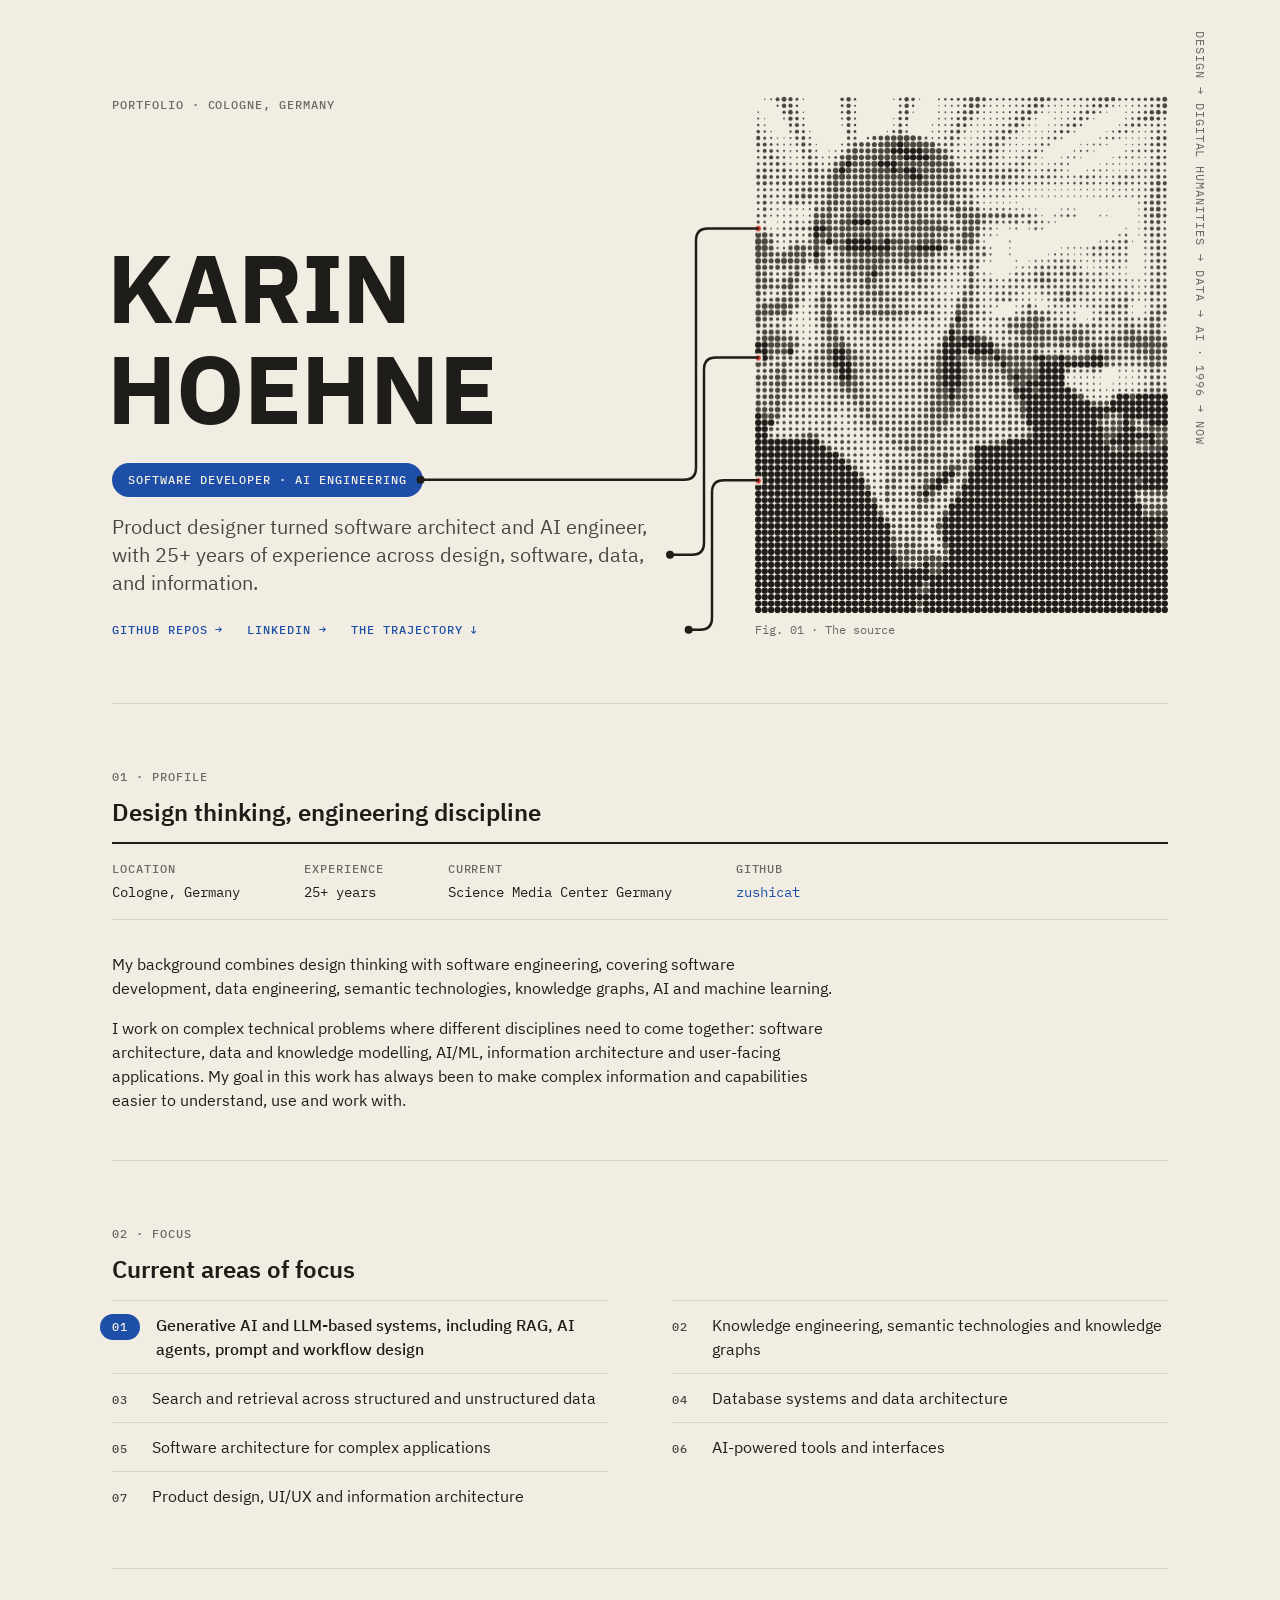
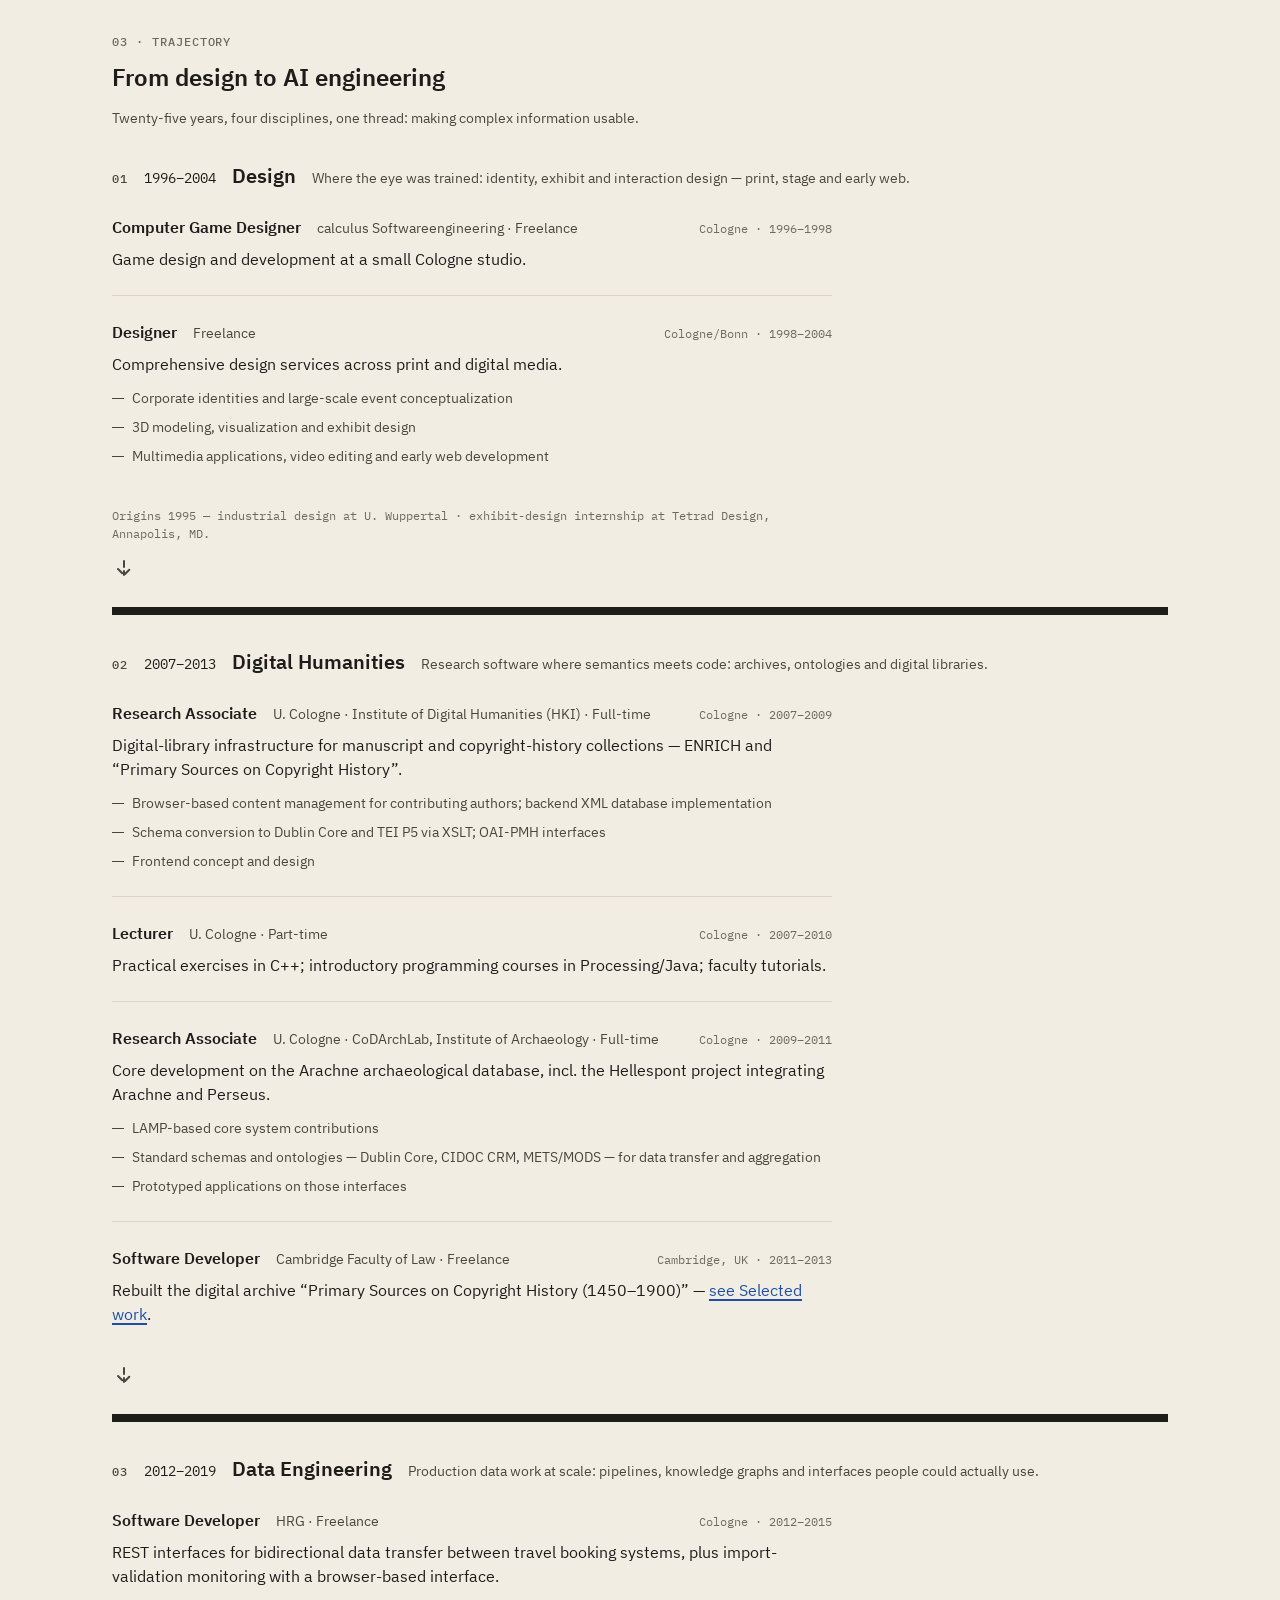
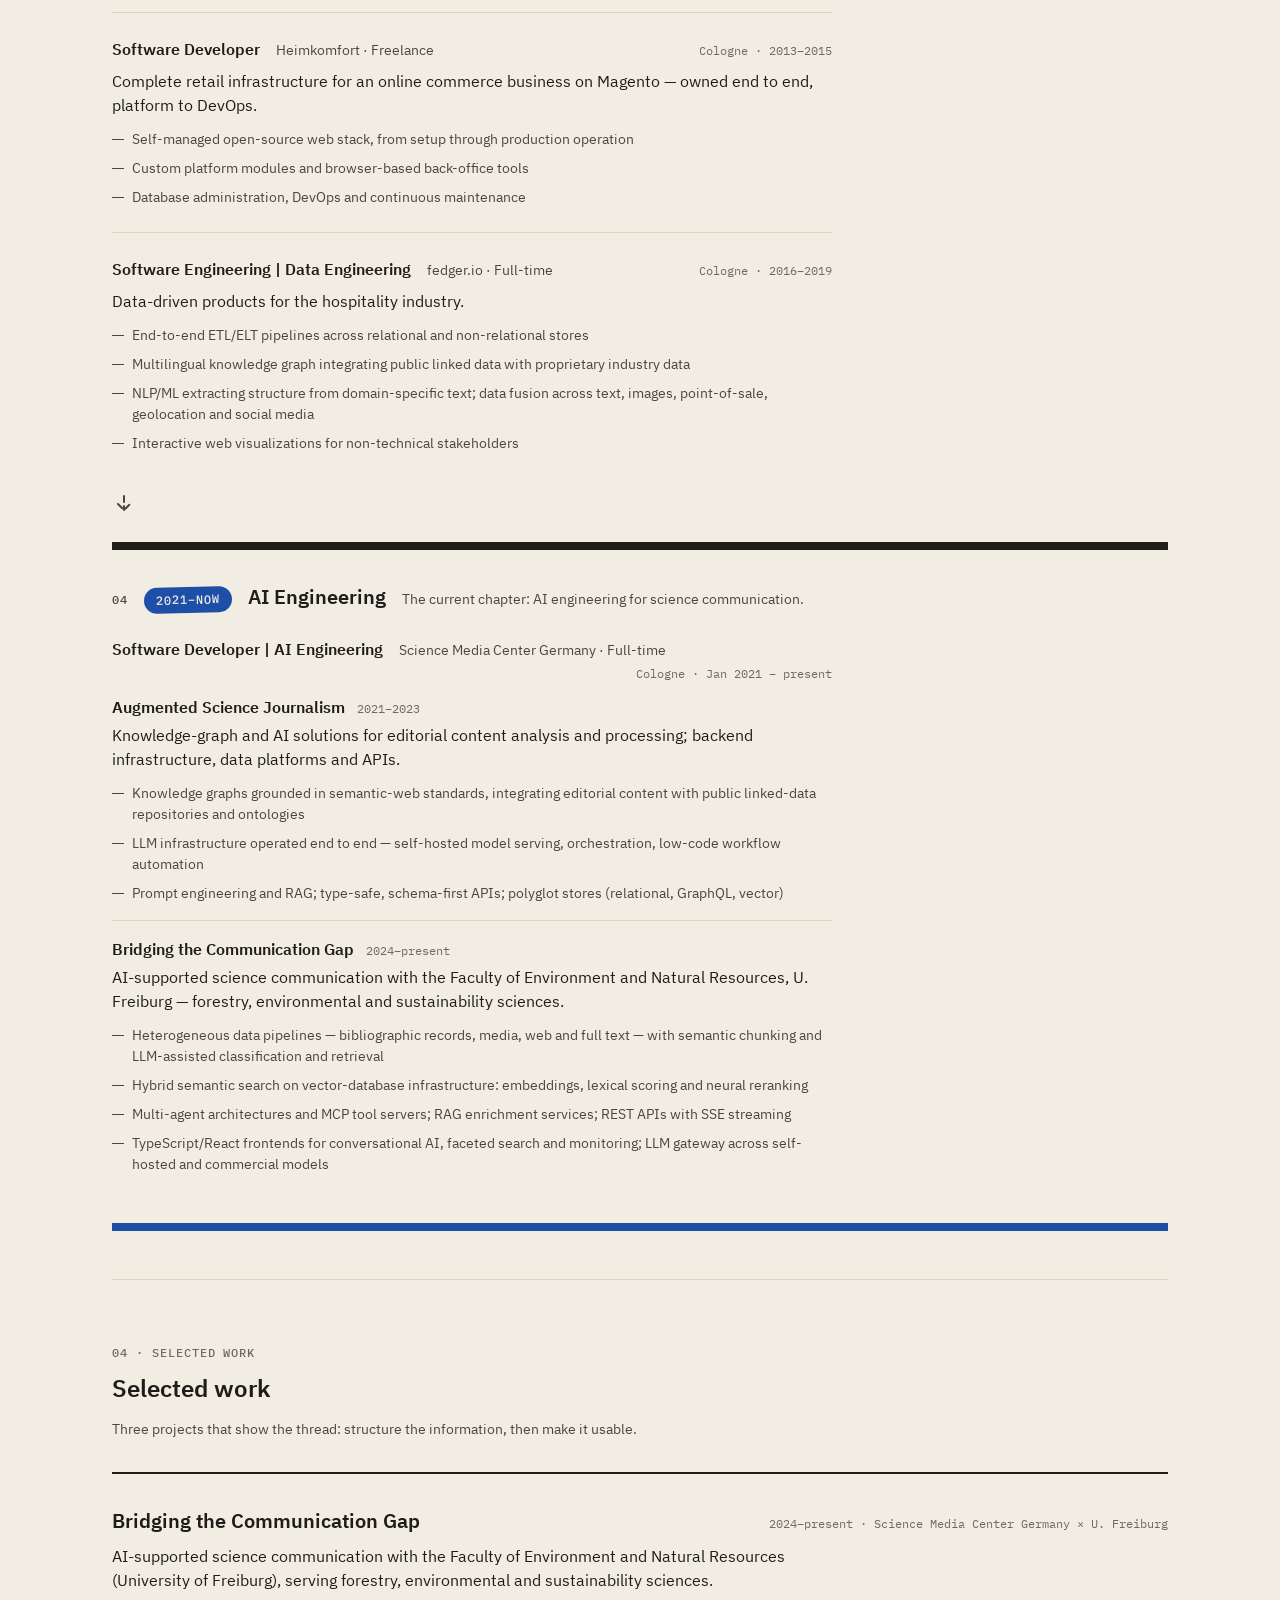
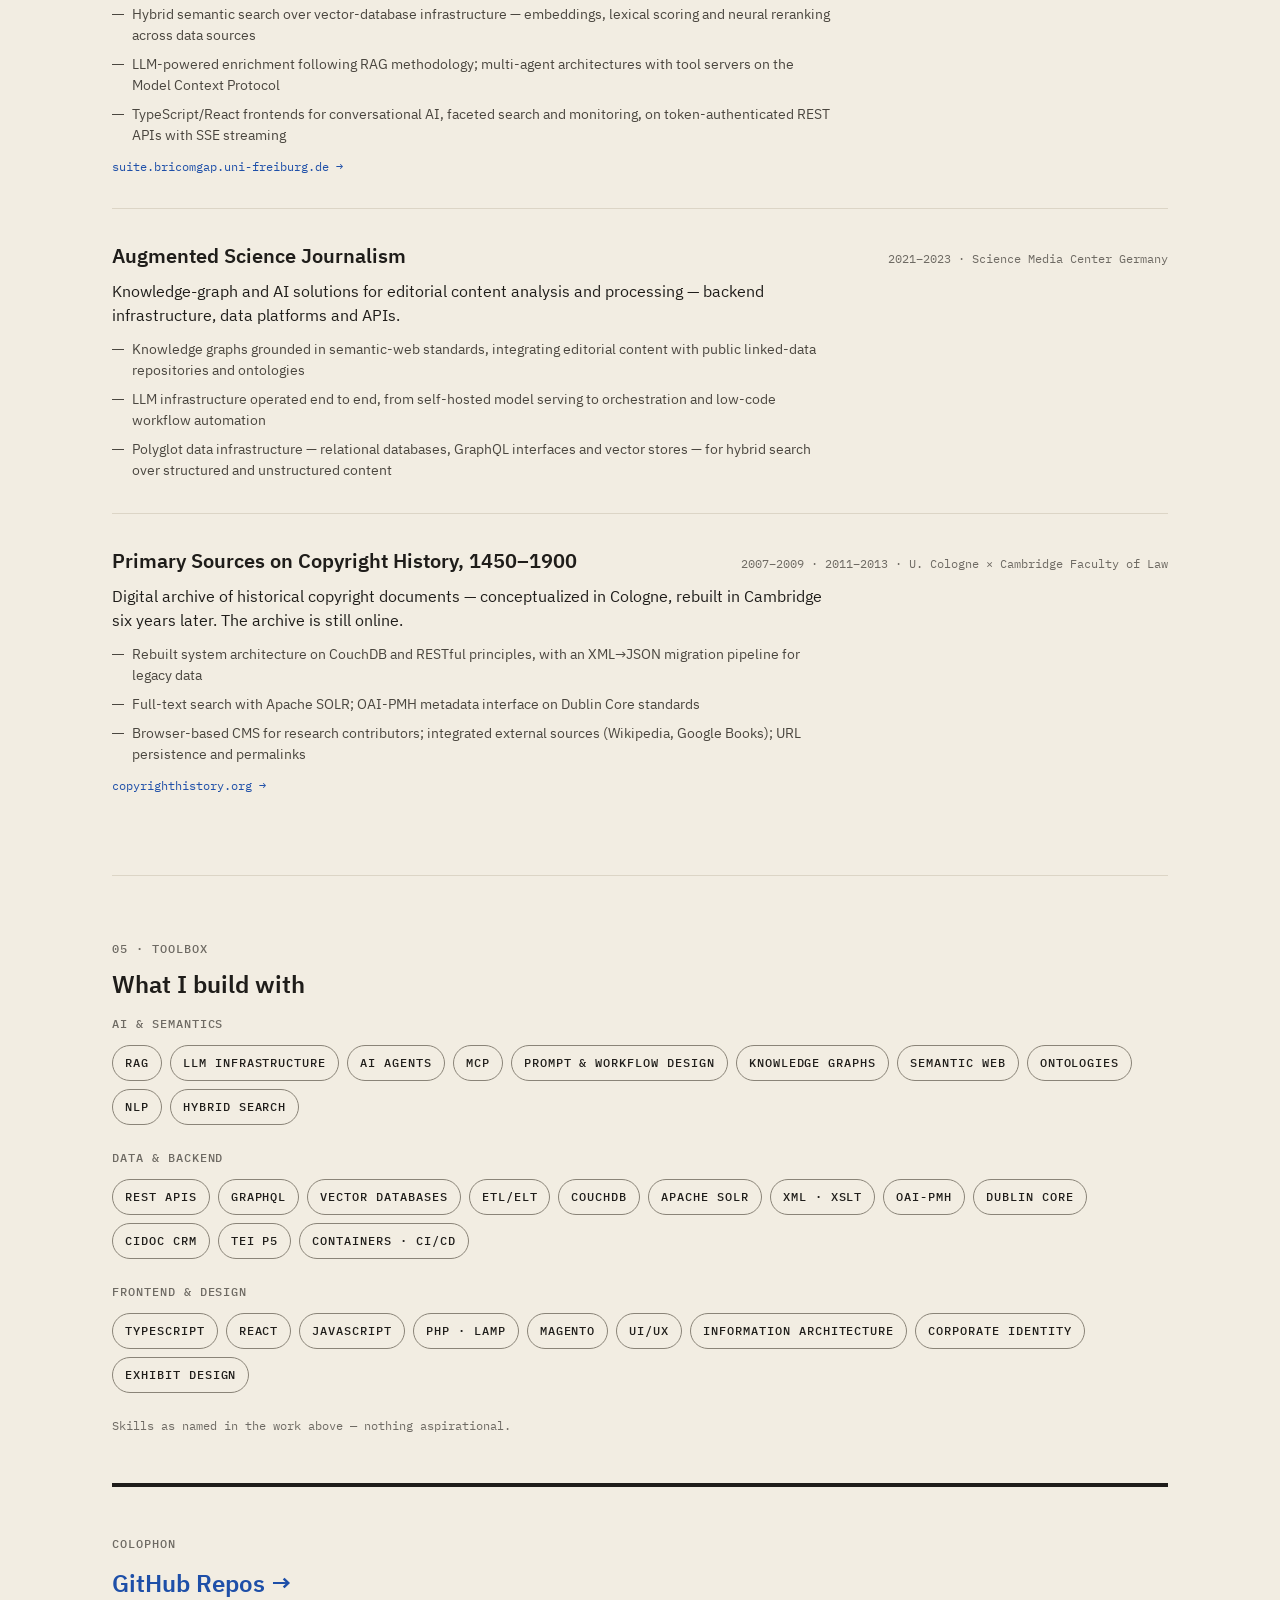
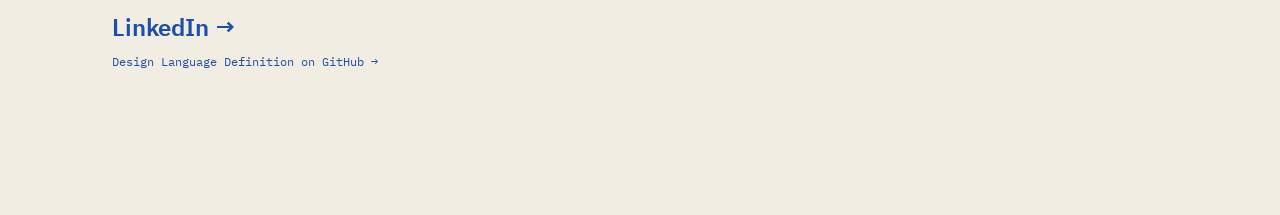
<file: index.html>
<!DOCTYPE html>
<!-- ============================================================
  Karin Hoehne — portfolio · zushicat.github.io
  Built on the "Paper Circuit" design language v2.0.0 (frozen).
  Tokens: css/tokens.css (deploy copy of design/tokens.css).
  M2: full content in place. Layout lands in M4, portrait M3,
  traces/motion M5 (see plans/initial/plan-initial.md §6).
============================================================ -->
<html lang="en">

<head>
  <meta charset="UTF-8">
  <meta name="viewport" content="width=device-width, initial-scale=1.0">
  <title>Karin Hoehne — Software Developer &amp; AI Engineer</title>
  <script>document.documentElement.classList.add('js');</script>
  <meta name="description"
    content="Product designer turned software architect and AI engineer, with 25+ years of experience across design, software, data, and information.">
  <meta name="author" content="Karin Hoehne">

  <!-- social -->
  <meta property="og:type" content="website">
  <meta property="og:title" content="Karin Hoehne — Software Developer &amp; AI Engineer">
  <meta property="og:description"
    content="Product designer turned software architect and AI engineer, with 25+ years of experience across design, software, data, and information.">
  <meta property="og:url" content="https://zushicat.github.io/">

  <!-- favicon: one ink solder-dot on cream -->
  <link rel="icon"
    href="data:image/svg+xml,%3Csvg xmlns='http://www.w3.org/2000/svg' viewBox='0 0 32 32'%3E%3Crect width='32' height='32' fill='%23F2EDE2'/%3E%3Ccircle cx='16' cy='16' r='7' fill='%231F1D1A'/%3E%3C/svg%3E">

  <!-- fonts: self-hosted, preloaded — no CDN (design-language §3) -->
  <link rel="preload" href="./fonts/IBMPlexSans-Regular.woff2" as="font" type="font/woff2" crossorigin>
  <link rel="preload" href="./fonts/IBMPlexSans-Medium.woff2" as="font" type="font/woff2" crossorigin>
  <link rel="preload" href="./fonts/IBMPlexSans-SemiBold.woff2" as="font" type="font/woff2" crossorigin>
  <link rel="preload" href="./fonts/IBMPlexSans-Bold.woff2" as="font" type="font/woff2" crossorigin>
  <link rel="preload" href="./fonts/IBMPlexMono-Regular.woff2" as="font" type="font/woff2" crossorigin>
  <link rel="preload" href="./fonts/IBMPlexMono-Medium.woff2" as="font" type="font/woff2" crossorigin>

  <link rel="stylesheet" href="./css/tokens.css">
  <link rel="stylesheet" href="./css/main.css">

  <script src="./assets/portrait-grid.js" defer></script>
  <script src="./js/portrait.js" defer></script>
  <script src="./js/main.js" defer></script>
</head>

<body>
  <a class="skip-link" href="#main">Skip to content</a>

  <div class="wrap">

    <!-- ==================================================
         MASTHEAD — G3 giant type · G2/G1 portrait · focal zone
         ================================================== -->
    <header class="masthead">
      <p class="overline">Portfolio · Cologne, Germany</p>

      <h1 class="giant-name">Karin Hoehne</h1>

      <!-- Portrait: halftone dot-field (M3). The 3 red terminal dots
           painted by portrait.js are the trace sources (G2 as play). -->
      <figure class="portrait" id="portrait" role="img" aria-label="Halftone portrait of Karin Hoehne">
        <canvas id="portrait-canvas" aria-hidden="true"></canvas>
        <noscript>
          <img class="portrait-fallback" src="./assets/portrait-fallback.svg" alt="" width="480" height="640">
        </noscript>
        <figcaption class="mono portrait-caption">Fig. 01 · The source</figcaption>
      </figure>

      <p class="role-chip mono">Software Developer · AI Engineering</p>

      <p class="dek">Product designer turned software architect and AI engineer, with 25+ years of experience across
        design, software, data, and information.</p>

      <nav class="masthead-links" aria-label="Primary">
        <a class="masthead-link mono" href="https://github.com/zushicat?tab=repositories" target="_blank"
          rel="noopener noreferrer">GitHub Repos →</a>
        <a class="masthead-link mono" href="https://www.linkedin.com/in/karinhoehne/" target="_blank"
          rel="noopener noreferrer">LinkedIn →</a>
        <a class="masthead-link mono" href="#trajectory">The trajectory ↓</a>
      </nav>

      <span class="rot-tag mono" aria-hidden="true">Design → Digital humanities → Data → AI · 1996 → now</span>

      <!-- M5: G1 circuit traces — orthogonal, elbow r 12, solder dots r 4 —
           run from the portrait's red terminals to the role chip, the dek,
           and the repositories links (masthead-internal; never across text) -->
    </header>

    <main id="main">
      <!-- ==================================================
           01 · PROFILE
           ================================================== -->
      <section class="section" id="profile" aria-labelledby="profile-title">
        <p class="overline">01 · Profile</p>
        <h2 id="profile-title">Design thinking, engineering discipline</h2>

        <dl class="profile-meta mono">
          <div class="meta-item">
            <dt>Location</dt>
            <dd>Cologne, Germany</dd>
          </div>
          <div class="meta-item">
            <dt>Experience</dt>
            <dd>25+ years</dd>
          </div>
          <div class="meta-item">
            <dt>Current</dt>
            <dd>Science Media Center Germany</dd>
          </div>
          <div class="meta-item">
            <dt>GitHub</dt>
            <dd><a href="https://github.com/zushicat?tab=repositories" target="_blank"
                rel="noopener noreferrer">zushicat</a></dd>
          </div>
        </dl>

        <div class="prose">
          <p>My background combines design thinking with software engineering, covering software development, data
            engineering, semantic technologies, knowledge graphs, AI and machine learning.</p>
          <p>I work on complex technical problems where different disciplines need to come together: software
            architecture, data and knowledge modelling, AI/ML, information architecture and user-facing applications. My
            goal in this work has always been to make complex information and capabilities easier to understand, use and
            work with.</p>
        </div>
      </section>

      <!-- ==================================================
           02 · FOCUS — numbered grid, first item is primary
           ================================================== -->
      <section class="section" id="focus" aria-labelledby="focus-title">
        <p class="overline">02 · Focus</p>
        <h2 id="focus-title">Current areas of focus</h2>

        <ol class="focus-list">
          <li class="focus-item is-primary"><span class="focus-num mono">01</span><span class="focus-text">Generative AI
              and LLM-based systems, including RAG, AI agents, prompt and workflow design</span></li>
          <li class="focus-item"><span class="focus-num mono">02</span><span class="focus-text">Knowledge engineering,
              semantic technologies and knowledge graphs</span></li>
          <li class="focus-item"><span class="focus-num mono">03</span><span class="focus-text">Search and retrieval
              across structured and unstructured data</span></li>
          <li class="focus-item"><span class="focus-num mono">04</span><span class="focus-text">Database systems and
              data architecture</span></li>
          <li class="focus-item"><span class="focus-num mono">05</span><span class="focus-text">Software architecture
              for complex applications</span></li>
          <li class="focus-item"><span class="focus-num mono">06</span><span class="focus-text">AI-powered tools and
              interfaces</span></li>
          <li class="focus-item"><span class="focus-num mono">07</span><span class="focus-text">Product design, UI/UX
              and information architecture</span></li>
        </ol>
      </section>

      <!-- ==================================================
           03 · TRAJECTORY — G5 banded registers: ink bars as era
           stages, entries standing on them, dashed arrows between
           tiers (M4/M5 render the bars + arrows; current era is
           the one saturated focal zone of the lower page)
           ================================================== -->
      <section class="section" id="trajectory" aria-labelledby="trajectory-title">
        <p class="overline">03 · Trajectory</p>
        <h2 id="trajectory-title">From design to AI engineering</h2>
        <p class="section-dek">Twenty-five years, four disciplines, one thread: making complex information usable.</p>

        <ol class="eras">

          <!-- era 1 · design -->
          <li class="era" id="era-design">
            <header class="era-head">
              <span class="era-num mono">01</span>
              <span class="era-years mono">1996–2004</span>
              <h3 class="era-name">Design</h3>
              <p class="era-summary">Where the eye was trained: identity, exhibit and interaction design — print, stage
                and early web.</p>
            </header>
            <ul class="era-roles">
              <li class="role">
                <div class="role-head">
                  <h4 class="role-title">Computer Game Designer</h4>
                  <span class="role-org">calculus Softwareengineering · Freelance</span>
                  <span class="role-where mono">Cologne · 1996–1998</span>
                </div>
                <p class="role-summary">Game design and development at a small Cologne studio.</p>
              </li>
              <li class="role">
                <div class="role-head">
                  <h4 class="role-title">Designer</h4>
                  <span class="role-org">Freelance</span>
                  <span class="role-where mono">Cologne/Bonn · 1998–2004</span>
                </div>
                <p class="role-summary">Comprehensive design services across print and digital media.</p>
                <ul class="role-points">
                  <li>Corporate identities and large-scale event conceptualization</li>
                  <li>3D modeling, visualization and exhibit design</li>
                  <li>Multimedia applications, video editing and early web development</li>
                </ul>
              </li>
            </ul>
            <p class="era-note mono">Origins 1995 — industrial design at U. Wuppertal · exhibit-design internship at
              Tetrad Design, Annapolis, MD.</p>
          </li>

          <!-- era 2 · digital humanities -->
          <li class="era" id="era-dh">
            <header class="era-head">
              <span class="era-num mono">02</span>
              <span class="era-years mono">2007–2013</span>
              <h3 class="era-name">Digital Humanities</h3>
              <p class="era-summary">Research software where semantics meets code: archives, ontologies and digital
                libraries.</p>
            </header>
            <ul class="era-roles">
              <li class="role">
                <div class="role-head">
                  <h4 class="role-title">Research Associate</h4>
                  <span class="role-org">U. Cologne · Institute of Digital Humanities (HKI) · Full-time</span>
                  <span class="role-where mono">Cologne · 2007–2009</span>
                </div>
                <p class="role-summary">Digital-library infrastructure for manuscript and copyright-history collections
                  — ENRICH and “Primary Sources on Copyright History”.</p>
                <ul class="role-points">
                  <li>Browser-based content management for contributing authors; backend XML database implementation
                  </li>
                  <li>Schema conversion to Dublin Core and TEI P5 via XSLT; OAI-PMH interfaces</li>
                  <li>Frontend concept and design</li>
                </ul>
              </li>
              <li class="role">
                <div class="role-head">
                  <h4 class="role-title">Lecturer</h4>
                  <span class="role-org">U. Cologne · Part-time</span>
                  <span class="role-where mono">Cologne · 2007–2010</span>
                </div>
                <p class="role-summary">Practical exercises in C++; introductory programming courses in Processing/Java;
                  faculty tutorials.</p>
              </li>
              <li class="role">
                <div class="role-head">
                  <h4 class="role-title">Research Associate</h4>
                  <span class="role-org">U. Cologne · CoDArchLab, Institute of Archaeology · Full-time</span>
                  <span class="role-where mono">Cologne · 2009–2011</span>
                </div>
                <p class="role-summary">Core development on the Arachne archaeological database, incl. the Hellespont
                  project integrating Arachne and Perseus.</p>
                <ul class="role-points">
                  <li>LAMP-based core system contributions</li>
                  <li>Standard schemas and ontologies — Dublin Core, CIDOC CRM, METS/MODS — for data transfer and
                    aggregation</li>
                  <li>Prototyped applications on those interfaces</li>
                </ul>
              </li>
              <li class="role">
                <div class="role-head">
                  <h4 class="role-title">Software Developer</h4>
                  <span class="role-org">Cambridge Faculty of Law · Freelance</span>
                  <span class="role-where mono">Cambridge, UK · 2011–2013</span>
                </div>
                <p class="role-summary">Rebuilt the digital archive “Primary Sources on Copyright History (1450–1900)” —
                  <a href="#work">see Selected work</a>.
                </p>
              </li>
            </ul>
          </li>

          <!-- era 3 · data engineering -->
          <li class="era" id="era-data">
            <header class="era-head">
              <span class="era-num mono">03</span>
              <span class="era-years mono">2012–2019</span>
              <h3 class="era-name">Data Engineering</h3>
              <p class="era-summary">Production data work at scale: pipelines, knowledge graphs and interfaces people
                could actually use.</p>
            </header>
            <ul class="era-roles">
              <li class="role">
                <div class="role-head">
                  <h4 class="role-title">Software Developer</h4>
                  <span class="role-org">HRG · Freelance</span>
                  <span class="role-where mono">Cologne · 2012–2015</span>
                </div>
                <p class="role-summary">REST interfaces for bidirectional data transfer between travel booking systems,
                  plus import-validation monitoring with a browser-based interface.</p>
              </li>
              <li class="role">
                <div class="role-head">
                  <h4 class="role-title">Software Developer</h4>
                  <span class="role-org">Heimkomfort · Freelance</span>
                  <span class="role-where mono">Cologne · 2013–2015</span>
                </div>
                <p class="role-summary">Complete retail infrastructure for an online commerce business on Magento —
                  owned end to end, platform to DevOps.</p>
                <ul class="role-points">
                  <li>Self-managed open-source web stack, from setup through production operation</li>
                  <li>Custom platform modules and browser-based back-office tools</li>
                  <li>Database administration, DevOps and continuous maintenance</li>
                </ul>
              </li>
              <li class="role">
                <div class="role-head">
                  <h4 class="role-title">Software Engineering | Data Engineering</h4>
                  <span class="role-org">fedger.io · Full-time</span>
                  <span class="role-where mono">Cologne · 2016–2019</span>
                </div>
                <p class="role-summary">Data-driven products for the hospitality industry.</p>
                <ul class="role-points">
                  <li>End-to-end ETL/ELT pipelines across relational and non-relational stores</li>
                  <li>Multilingual knowledge graph integrating public linked data with proprietary industry data</li>
                  <li>NLP/ML extracting structure from domain-specific text; data fusion across text, images,
                    point-of-sale, geolocation and social media</li>
                  <li>Interactive web visualizations for non-technical stakeholders</li>
                </ul>
              </li>
            </ul>
          </li>

          <!-- era 4 · AI engineering — the focal era -->
          <li class="era is-current" id="era-ai">
            <header class="era-head">
              <span class="era-num mono">04</span>
              <span class="era-years mono">2021–Now</span>
              <h3 class="era-name">AI Engineering</h3>
              <p class="era-summary">The current chapter: AI engineering for science communication.</p>
            </header>
            <ul class="era-roles">
              <li class="role">
                <div class="role-head">
                  <h4 class="role-title">Software Developer | AI Engineering</h4>
                  <span class="role-org">Science Media Center Germany · Full-time</span>
                  <span class="role-where mono">Cologne · Jan 2021 – present</span>
                </div>
                <div class="role-projects">
                  <div class="role-project">
                    <h5 class="project-name">Augmented Science Journalism <span
                        class="mono project-years">2021–2023</span></h5>
                    <p class="role-summary">Knowledge-graph and AI solutions for editorial content analysis and
                      processing; backend infrastructure, data platforms and APIs.</p>
                    <ul class="role-points">
                      <li>Knowledge graphs grounded in semantic-web standards, integrating editorial content with public
                        linked-data repositories and ontologies</li>
                      <li>LLM infrastructure operated end to end — self-hosted model serving, orchestration, low-code
                        workflow automation</li>
                      <li>Prompt engineering and RAG; type-safe, schema-first APIs; polyglot stores (relational,
                        GraphQL, vector)</li>
                    </ul>
                  </div>
                  <div class="role-project">
                    <h5 class="project-name">Bridging the Communication Gap <span
                        class="mono project-years">2024–present</span></h5>
                    <p class="role-summary">AI-supported science communication with the Faculty of Environment and
                      Natural Resources, U. Freiburg — forestry, environmental and sustainability sciences.</p>
                    <ul class="role-points">
                      <li>Heterogeneous data pipelines — bibliographic records, media, web and full text — with semantic
                        chunking and LLM-assisted classification and retrieval</li>
                      <li>Hybrid semantic search on vector-database infrastructure: embeddings, lexical scoring and
                        neural reranking</li>
                      <li>Multi-agent architectures and MCP tool servers; RAG enrichment services; REST APIs with SSE
                        streaming</li>
                      <li>TypeScript/React frontends for conversational AI, faceted search and monitoring; LLM gateway
                        across self-hosted and commercial models</li>
                    </ul>
                  </div>
                </div>
              </li>
            </ul>
          </li>

        </ol>
      </section>

      <!-- ==================================================
           04 · SELECTED WORK — spec-sheet entries, hairline rules
           ================================================== -->
      <section class="section" id="work" aria-labelledby="work-title">
        <p class="overline">04 · Selected work</p>
        <h2 id="work-title">Selected work</h2>
        <p class="section-dek">Three projects that show the thread: structure the information, then make it usable.</p>

        <article class="project">
          <header class="project-head">
            <h3 class="project-title">Bridging the Communication Gap</h3>
            <span class="project-meta mono">2024–present · Science Media Center Germany × U. Freiburg</span>
          </header>
          <p class="project-summary">AI-supported science communication with the Faculty of Environment and Natural
            Resources (University of Freiburg), serving forestry, environmental and sustainability sciences.</p>
          <ul class="project-points">
            <li>Hybrid semantic search over vector-database infrastructure — embeddings, lexical scoring and neural
              reranking across data sources</li>
            <li>LLM-powered enrichment following RAG methodology; multi-agent architectures with tool servers on the
              Model Context Protocol</li>
            <li>TypeScript/React frontends for conversational AI, faceted search and monitoring, on token-authenticated
              REST APIs with SSE streaming</li>
          </ul>
          <p class="project-link mono"><a href="https://suite.bricomgap.uni-freiburg.de/" target="_blank"
              rel="noopener noreferrer">suite.bricomgap.uni-freiburg.de →</a></p>
        </article>

        <article class="project">
          <header class="project-head">
            <h3 class="project-title">Augmented Science Journalism</h3>
            <span class="project-meta mono">2021–2023 · Science Media Center Germany</span>
          </header>
          <p class="project-summary">Knowledge-graph and AI solutions for editorial content analysis and processing —
            backend infrastructure, data platforms and APIs.</p>
          <ul class="project-points">
            <li>Knowledge graphs grounded in semantic-web standards, integrating editorial content with public
              linked-data repositories and ontologies</li>
            <li>LLM infrastructure operated end to end, from self-hosted model serving to orchestration and low-code
              workflow automation</li>
            <li>Polyglot data infrastructure — relational databases, GraphQL interfaces and vector stores — for hybrid
              search over structured and unstructured content</li>
          </ul>
        </article>

        <article class="project">
          <header class="project-head">
            <h3 class="project-title">Primary Sources on Copyright History, 1450–1900</h3>
            <span class="project-meta mono">2007–2009 · 2011–2013 · U. Cologne × Cambridge Faculty of Law</span>
          </header>
          <p class="project-summary">Digital archive of historical copyright documents — conceptualized in Cologne,
            rebuilt in Cambridge six years later. The archive is still online.</p>
          <ul class="project-points">
            <li>Rebuilt system architecture on CouchDB and RESTful principles, with an XML→JSON migration pipeline for
              legacy data</li>
            <li>Full-text search with Apache SOLR; OAI-PMH metadata interface on Dublin Core standards</li>
            <li>Browser-based CMS for research contributors; integrated external sources (Wikipedia, Google Books); URL
              persistence and permalinks</li>
          </ul>
          <p class="project-link mono"><a href="https://www.copyrighthistory.org/" target="_blank"
              rel="noopener noreferrer">copyrighthistory.org →</a></p>
        </article>
      </section>

      <!-- ==================================================
           05 · TOOLBOX — mono chips, pill radius, no color coding
           ================================================== -->
      <section class="section" id="toolbox" aria-labelledby="toolbox-title">
        <p class="overline">05 · Toolbox</p>
        <h2 id="toolbox-title">What I build with</h2>

        <div class="toolbox-group">
          <h3 class="group-label mono">AI &amp; Semantics</h3>
          <ul class="chips">
            <li>RAG</li>
            <li>LLM infrastructure</li>
            <li>AI agents</li>
            <li>MCP</li>
            <li>Prompt &amp; workflow design</li>
            <li>Knowledge graphs</li>
            <li>Semantic web</li>
            <li>Ontologies</li>
            <li>NLP</li>
            <li>Hybrid search</li>
          </ul>
        </div>
        <div class="toolbox-group">
          <h3 class="group-label mono">Data &amp; Backend</h3>
          <ul class="chips">
            <li>REST APIs</li>
            <li>GraphQL</li>
            <li>Vector databases</li>
            <li>ETL/ELT</li>
            <li>CouchDB</li>
            <li>Apache SOLR</li>
            <li>XML · XSLT</li>
            <li>OAI-PMH</li>
            <li>Dublin Core</li>
            <li>CIDOC CRM</li>
            <li>TEI P5</li>
            <li>Containers · CI/CD</li>
          </ul>
        </div>
        <div class="toolbox-group">
          <h3 class="group-label mono">Frontend &amp; Design</h3>
          <ul class="chips">
            <li>TypeScript</li>
            <li>React</li>
            <li>JavaScript</li>
            <li>PHP · LAMP</li>
            <li>Magento</li>
            <li>UI/UX</li>
            <li>Information architecture</li>
            <li>Corporate identity</li>
            <li>Exhibit design</li>
          </ul>
        </div>
        <p class="section-note mono">Skills as named in the work above — nothing aspirational.</p>
      </section>

    </main>

    <!-- ==================================================
         FOOTER — 4px ink rule · repositories CTA · colophon
         ================================================== -->
    <footer class="footer" id="colophon">
      <p class="overline">Colophon</p>
      <!-- <h2 class="footer-title">Find me</h2> -->
      <p class="footer-cta"><a class="footer-repo-link" href="https://github.com/zushicat?tab=repositories"
          target="_blank" rel="noopener noreferrer">GitHub Repos →</a></p>
      <p class="footer-cta"><a class="footer-repo-link" href="https://www.linkedin.com/in/karinhoehne/" target="_blank"
          rel="noopener noreferrer">LinkedIn →</a></p>

      <p class="footer-secondary mono"><a
          href="https://github.com/zushicat/zushicat.github.com/tree/master/design-language" target="_blank"
          rel="noopener noreferrer">Design Language Definition on GitHub →</a></p>

      <p class="footer-note"><br><br><br><br></p>

    </footer>

  </div>
</body>

</html>
</file>
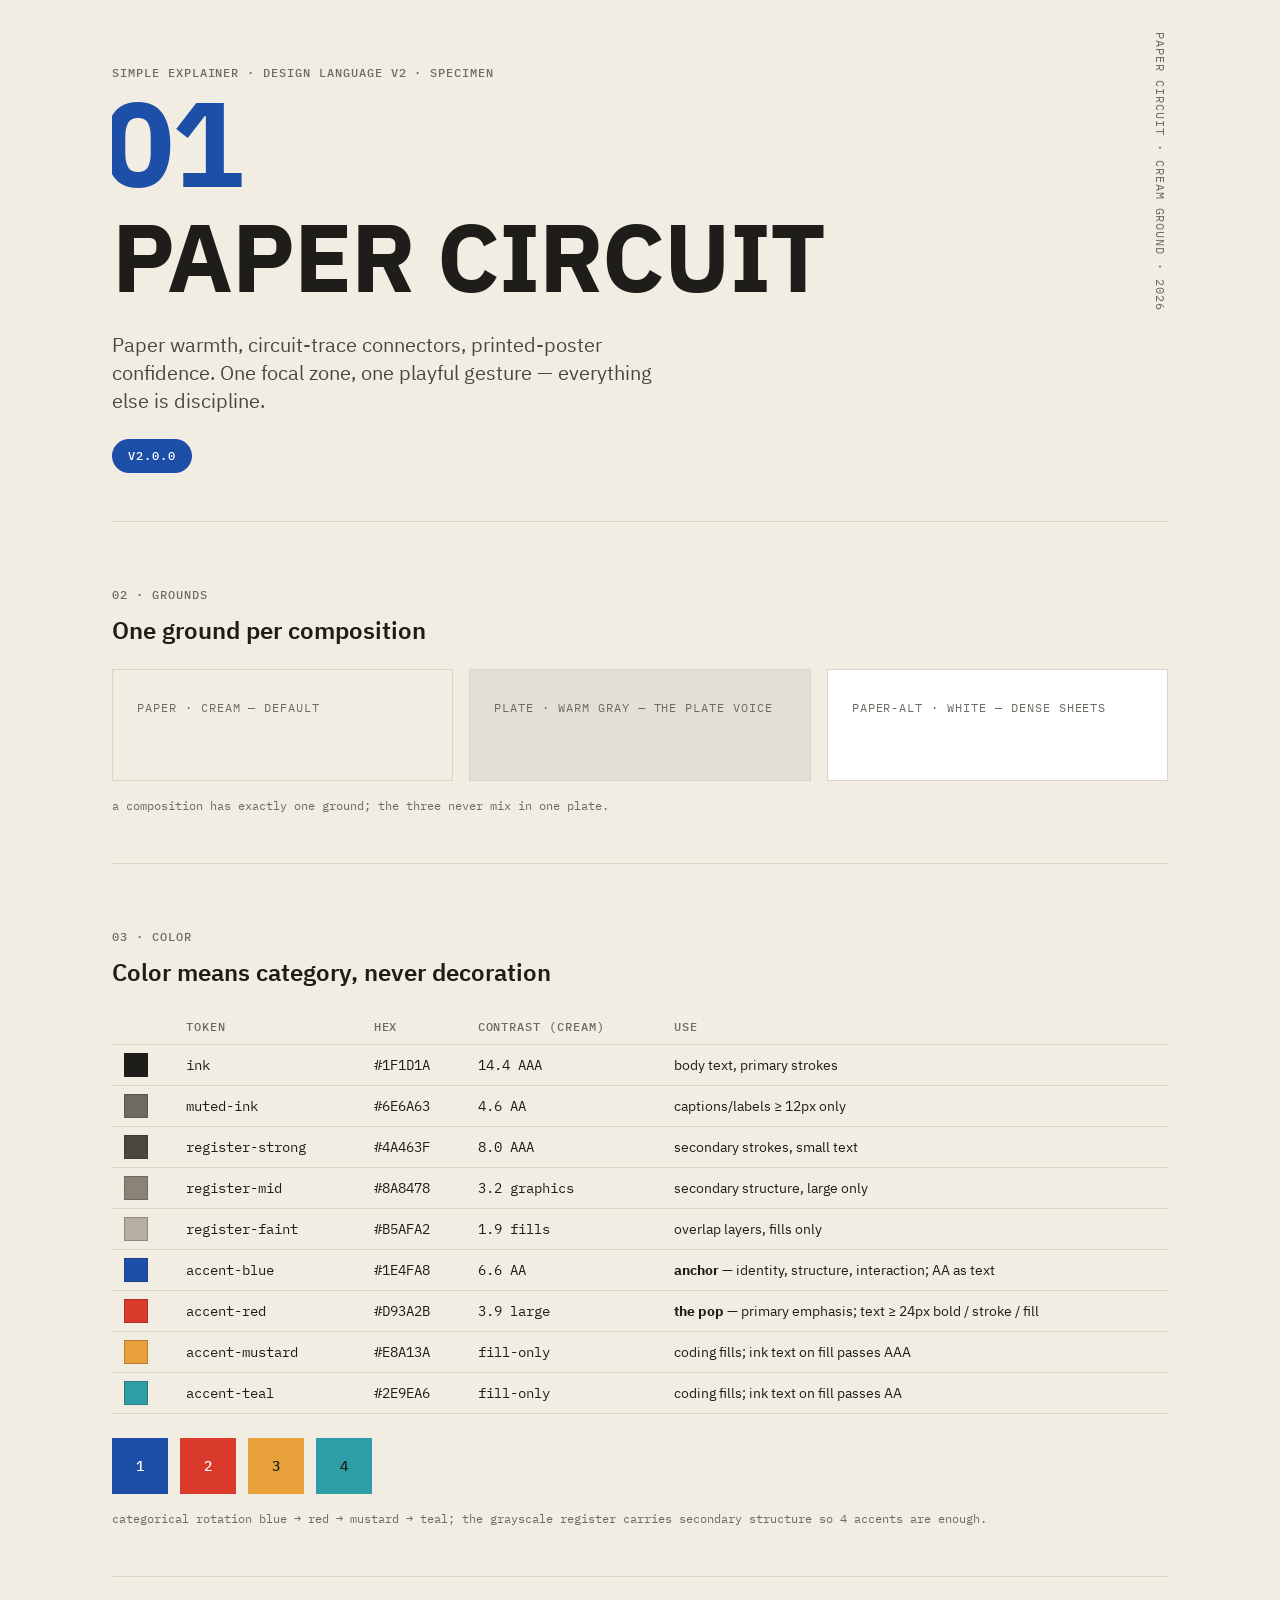
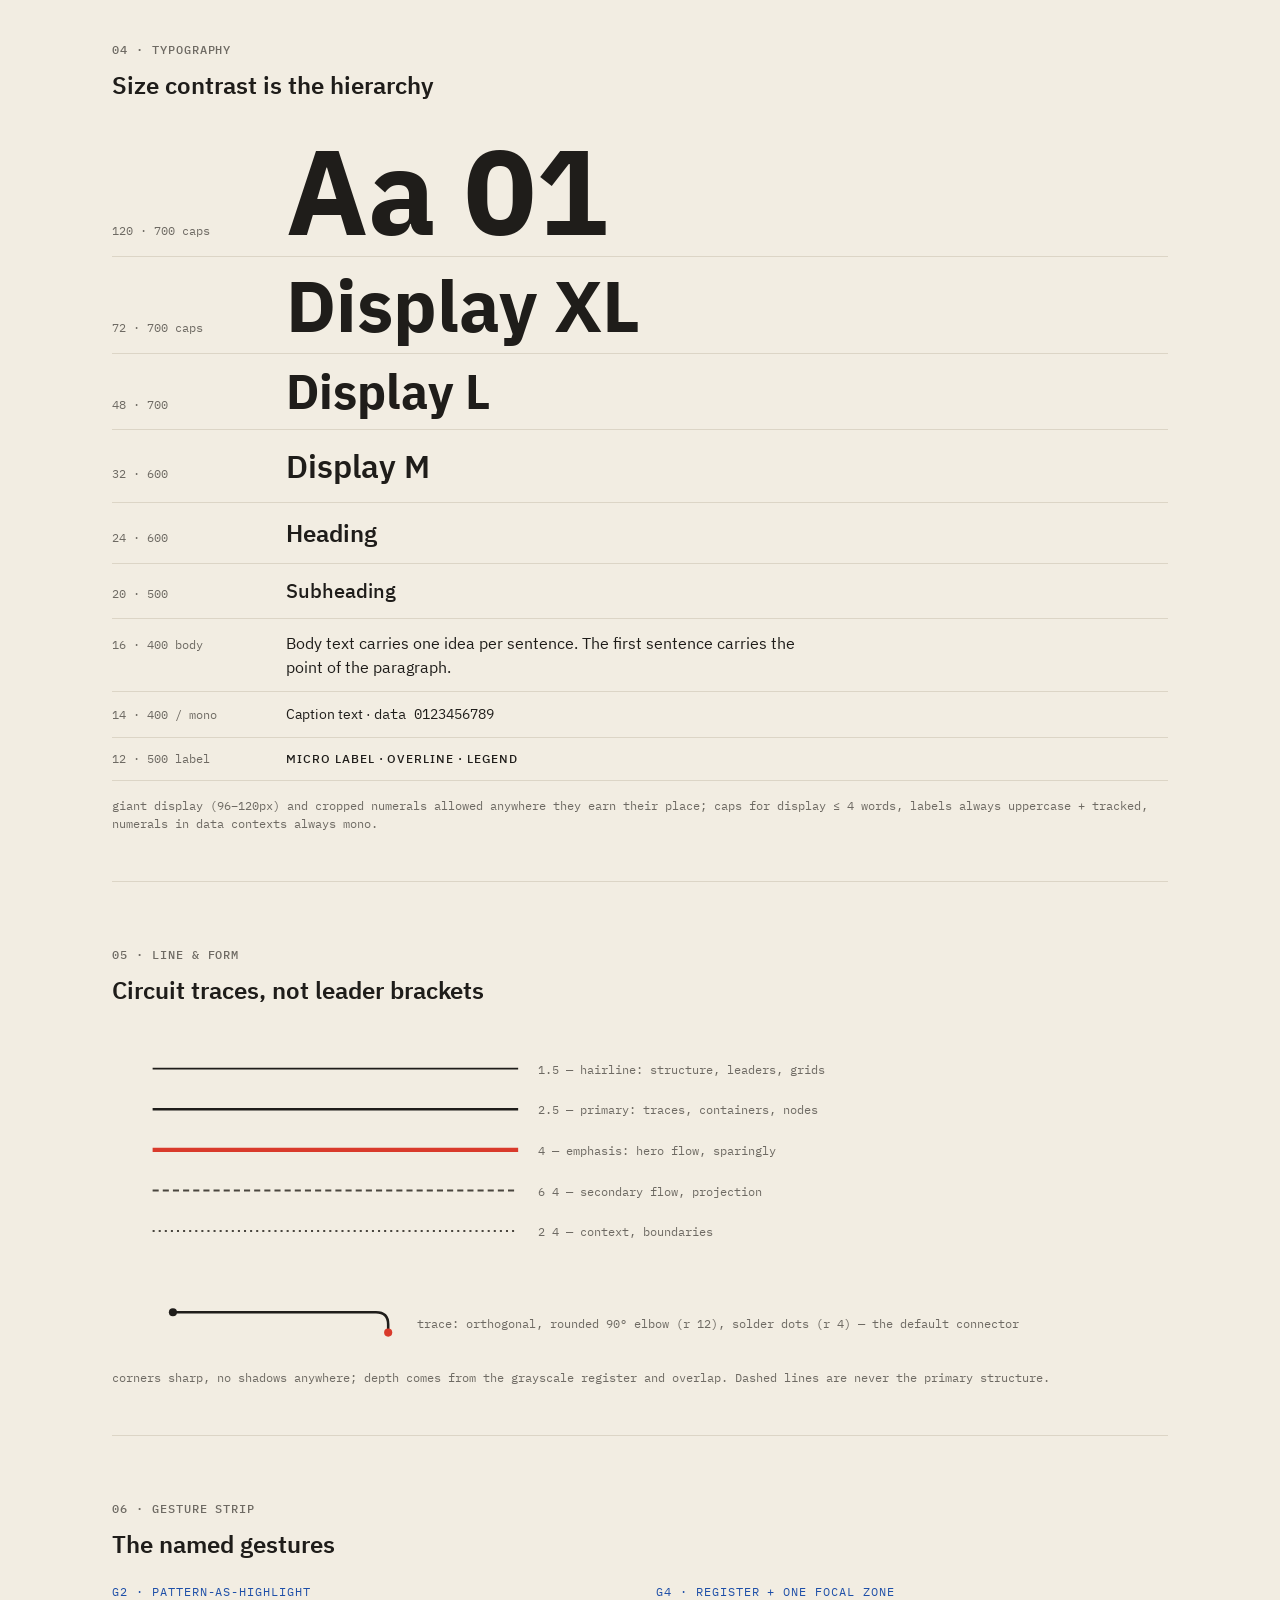
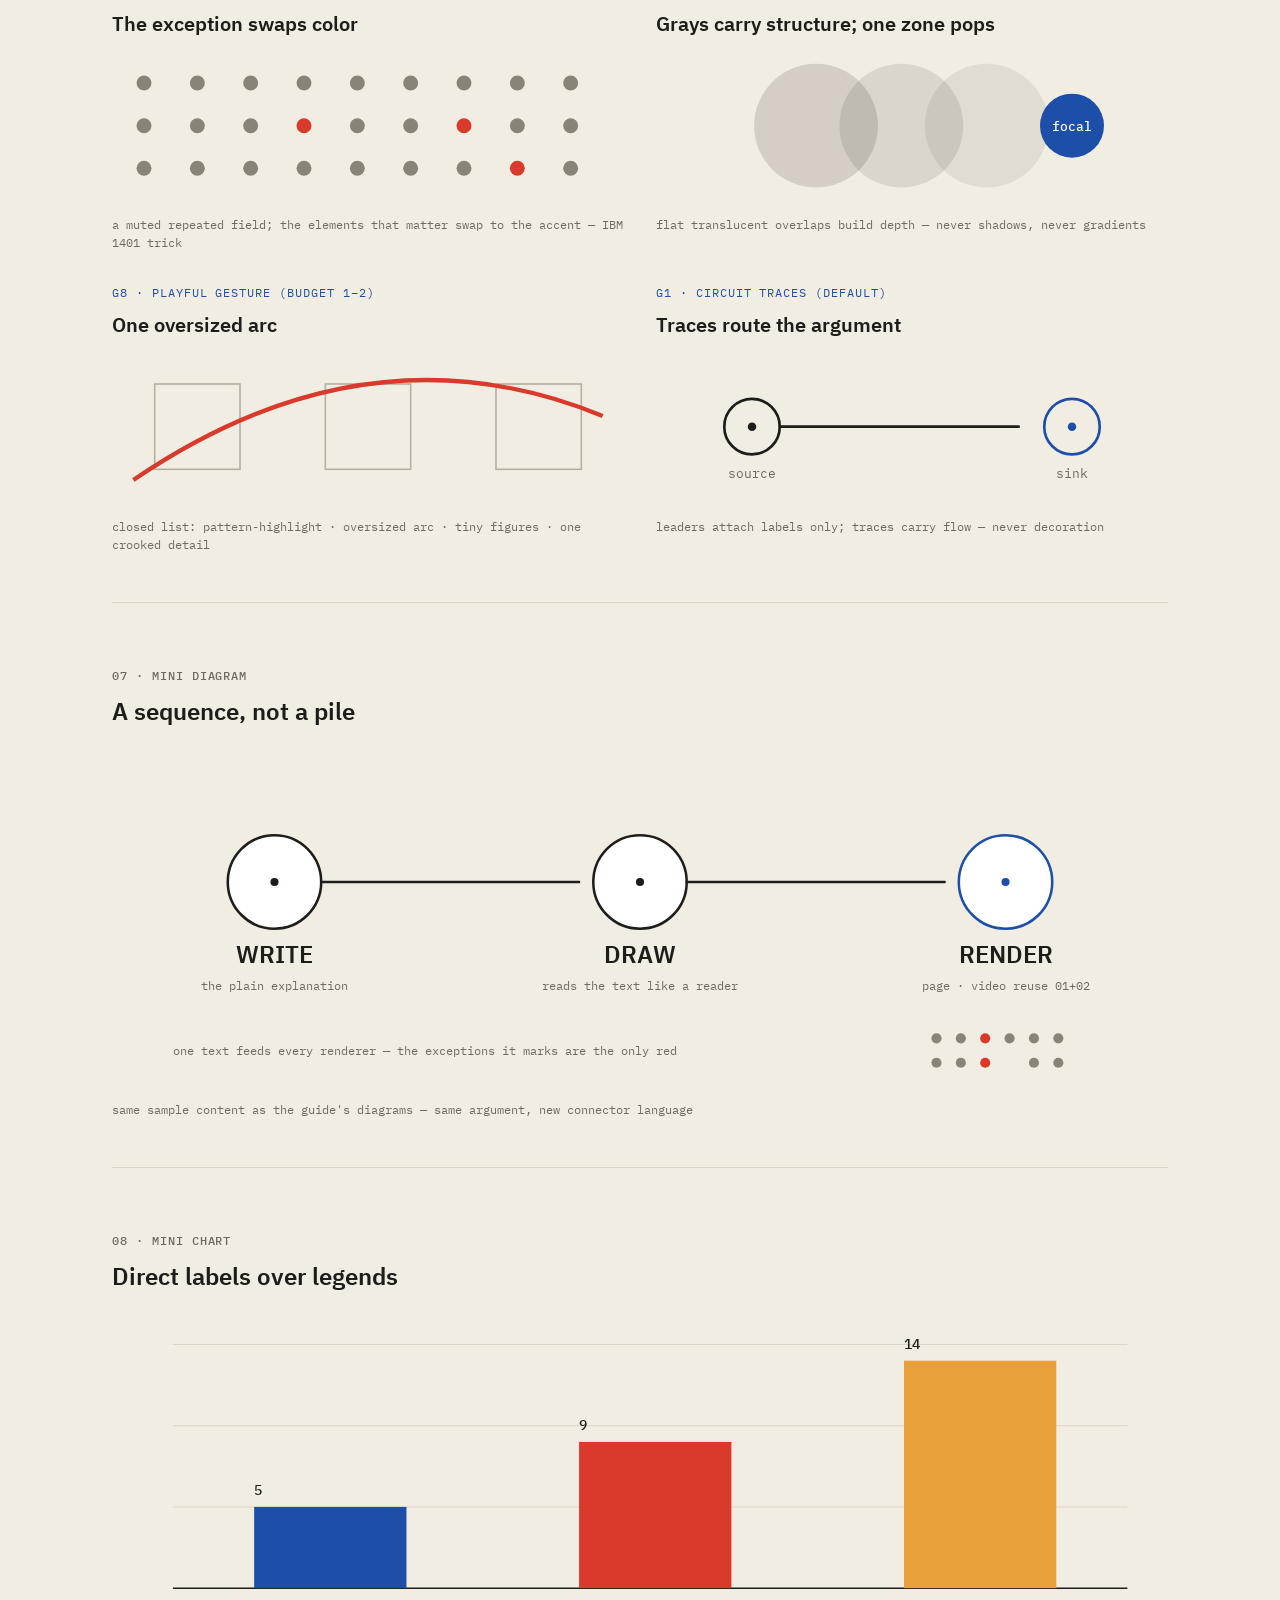
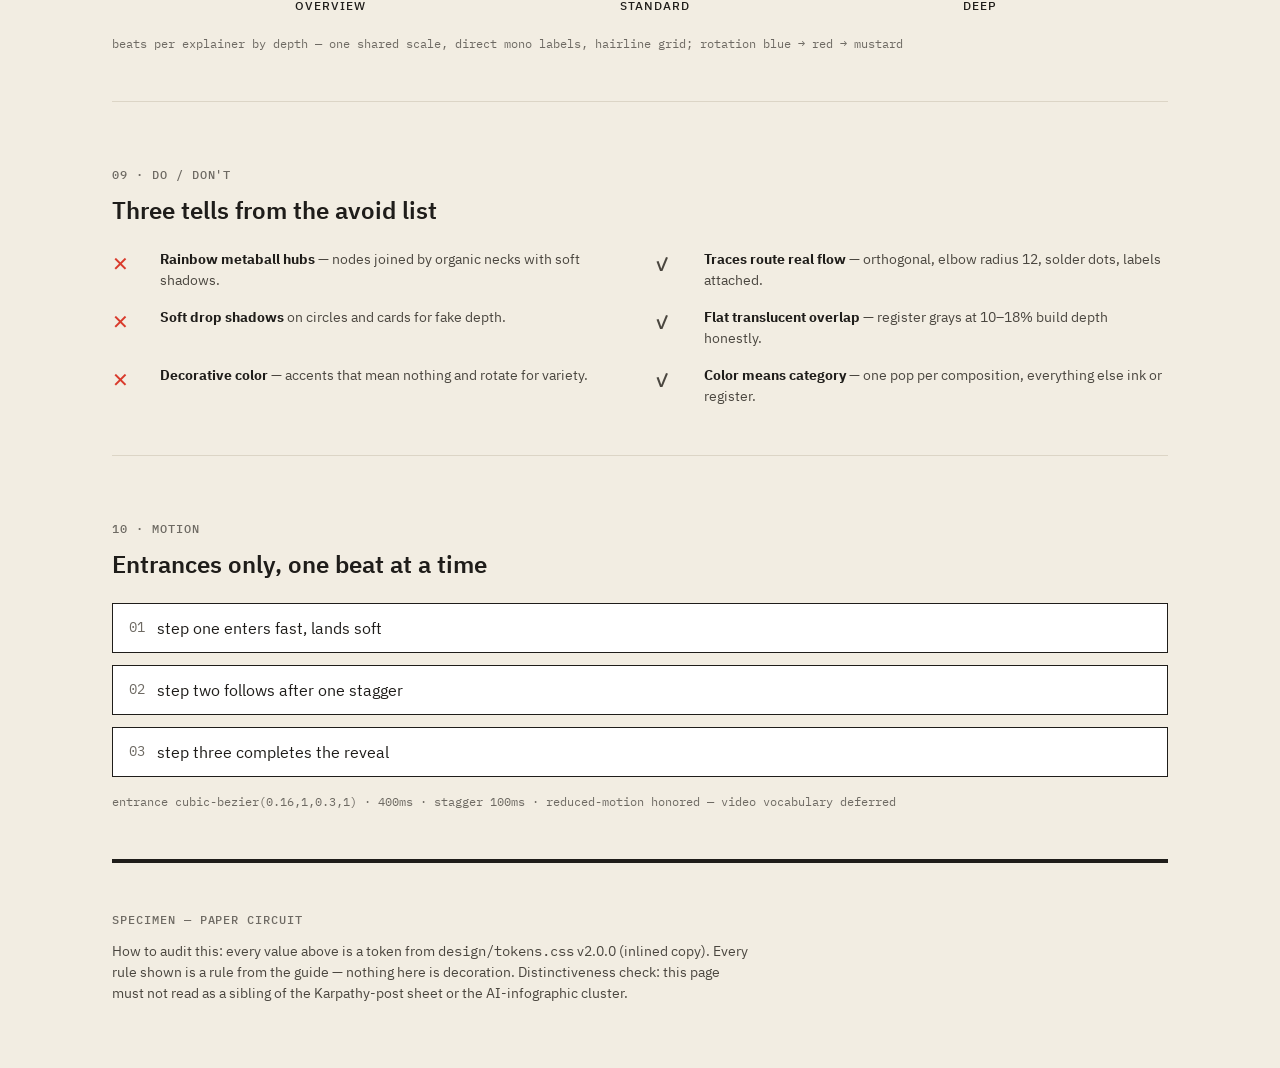
<file: design-language/specimen.html>
<!DOCTYPE html>
<!-- ============================================================
  Simple Explainer — Design Specimen v2.0.0 "Paper Circuit" (frozen 2026-10-03)
  Living reference: every section is rendered IN the design language.
  Values are an INLINED COPY of design/tokens.css v2.0.0 — file:// pages cannot
  load linked CSS (opaque origins). Fonts self-hosted from ./fonts/ — no CDN.
============================================================ -->
<html lang="en">
<head>
<meta charset="UTF-8">
<meta name="viewport" content="width=device-width, initial-scale=1.0">
<title>Simple Explainer — Design Specimen v2.0.0 (Paper Circuit)</title>
<style>
  /* ===== tokens (inlined from design/tokens.css v2.0.0) ===== */
  :root {
    --se-color-paper: #F2EDE2;
    --se-color-plate: #E2DFD9;
    --se-color-paper-alt: #FFFFFF;
    --se-color-ink: #1F1D1A;
    --se-color-muted-ink: #6E6A63;
    --se-register-strong: #4A463F;
    --se-register-mid: #8A8478;
    --se-register-faint: #B5AFA2;
    --se-color-grid-line: #DCD5C6;
    --se-accent-blue: #1E4FA8;
    --se-accent-red: #D93A2B;
    --se-accent-mustard: #E8A13A;
    --se-accent-teal: #2E9EA6;
    --se-font-sans: "IBM Plex Sans", "Helvetica Neue", Arial, sans-serif;
    --se-font-mono: "IBM Plex Mono", ui-monospace, "SF Mono", Menlo, monospace;
    --se-type-1: 12px; --se-type-2: 14px; --se-type-3: 16px; --se-type-4: 20px;
    --se-type-5: 24px; --se-type-6: 32px; --se-type-7: 48px; --se-type-8: 72px;
    --se-type-9: 96px; --se-type-10: 120px;
    --se-leading-display: 1.05; --se-leading-body: 1.5;
    --se-label-tracking: 0.08em;
    --se-space-1: 4px; --se-space-2: 8px; --se-space-3: 12px; --se-space-4: 16px;
    --se-space-5: 24px; --se-space-6: 32px; --se-space-7: 48px; --se-space-8: 64px; --se-space-9: 96px;
    --se-stroke-hairline: 1.5px; --se-stroke-primary: 2.5px; --se-stroke-emphasis: 4px;
    --se-dash-secondary: 6 4; --se-dash-context: 2 4;
    --se-dot-radius: 4px; --se-elbow-radius: 12px;
    --se-radius-sharp: 0; --se-radius-pill: 999px;
    --se-texture-grain-opacity: 0.06;
    --se-ease-entrance: cubic-bezier(0.16, 1, 0.3, 1);
    --se-ease-standard: cubic-bezier(0.33, 1, 0.68, 1);
    --se-duration-micro: 200ms; --se-duration-standard: 400ms; --se-stagger: 100ms;
  }
  @font-face { font-family: "IBM Plex Sans"; src: url("./fonts/IBMPlexSans-Regular.woff2") format("woff2"); font-weight: 400; font-style: normal; }
  @font-face { font-family: "IBM Plex Sans"; src: url("./fonts/IBMPlexSans-Medium.woff2") format("woff2"); font-weight: 500; font-style: normal; }
  @font-face { font-family: "IBM Plex Sans"; src: url("./fonts/IBMPlexSans-SemiBold.woff2") format("woff2"); font-weight: 600; font-style: normal; }
  @font-face { font-family: "IBM Plex Sans"; src: url("./fonts/IBMPlexSans-Bold.woff2") format("woff2"); font-weight: 700; font-style: normal; }
  @font-face { font-family: "IBM Plex Mono"; src: url("./fonts/IBMPlexMono-Regular.woff2") format("woff2"); font-weight: 400; font-style: normal; }
  @font-face { font-family: "IBM Plex Mono"; src: url("./fonts/IBMPlexMono-Medium.woff2") format("woff2"); font-weight: 500; font-style: normal; }

  /* ===== base ===== */
  * { box-sizing: border-box; margin: 0; padding: 0; }
  body {
    background: var(--se-color-paper); color: var(--se-color-ink);
    font-family: var(--se-font-sans); font-size: var(--se-type-3);
    line-height: var(--se-leading-body); -webkit-font-smoothing: antialiased;
  }
  .wrap { max-width: 1104px; margin: 0 auto; padding: 0 var(--se-space-5); }
  section { padding: var(--se-space-8) 0 var(--se-space-7); border-top: var(--se-stroke-hairline) solid var(--se-color-grid-line); }
  .overline { font-family: var(--se-font-mono); font-size: var(--se-type-1); font-weight: 500; letter-spacing: var(--se-label-tracking); text-transform: uppercase; color: var(--se-color-muted-ink); margin-bottom: var(--se-space-3); }
  h2 { font-size: var(--se-type-5); font-weight: 600; line-height: 1.2; margin-bottom: var(--se-space-5); }
  .note { font-family: var(--se-font-mono); font-size: var(--se-type-1); color: var(--se-color-muted-ink); margin-top: var(--se-space-4); }
  svg { display: block; max-width: 100%; height: auto; }

  /* ===== masthead ===== */
  header.masthead { position: relative; padding: var(--se-space-8) 0 var(--se-space-7); overflow: hidden; }
  .masthead .giant {
    font-family: var(--se-font-sans); font-weight: 700; font-size: var(--se-type-10);
    line-height: 0.8; color: var(--se-accent-blue); letter-spacing: -0.02em;
    margin-left: -0.08em; /* cropped/bleeding numeral (G3) */
  }
  .masthead h1 {
    font-size: var(--se-type-9); font-weight: 700; letter-spacing: -0.01em;
    line-height: var(--se-leading-display); text-transform: uppercase; margin-top: var(--se-space-4);
  }
  .chip {
    display: inline-block; font-family: var(--se-font-mono); font-size: var(--se-type-1); font-weight: 500;
    letter-spacing: var(--se-label-tracking); text-transform: uppercase;
    background: var(--se-accent-blue); color: var(--se-color-paper-alt);
    border-radius: var(--se-radius-pill); padding: var(--se-space-2) var(--se-space-4);
  }
  .rot-tag {
    position: absolute; right: var(--se-space-2); top: 58%;
    transform: rotate(90deg); transform-origin: right center;
    font-family: var(--se-font-mono); font-size: var(--se-type-1); letter-spacing: var(--se-label-tracking);
    text-transform: uppercase; color: var(--se-color-muted-ink); white-space: nowrap;
  }
  .masthead .dek { max-width: 560px; margin-top: var(--se-space-5); color: var(--se-register-strong); font-size: var(--se-type-4); line-height: 1.4; }

  /* ===== grounds & palette ===== */
  .ground-row { display: flex; gap: var(--se-space-4); }
  .ground { flex: 1; border: var(--se-stroke-hairline) solid var(--se-color-grid-line); padding: var(--se-space-5); height: 112px; }
  .ground span { font-family: var(--se-font-mono); font-size: var(--se-type-1); letter-spacing: var(--se-label-tracking); text-transform: uppercase; color: var(--se-color-muted-ink); }
  table.palette { width: 100%; border-collapse: collapse; font-size: var(--se-type-2); }
  table.palette td, table.palette th { text-align: left; padding: var(--se-space-2) var(--se-space-3); border-bottom: var(--se-stroke-hairline) solid var(--se-color-grid-line); vertical-align: middle; }
  table.palette th { font-family: var(--se-font-mono); font-size: var(--se-type-1); font-weight: 500; letter-spacing: var(--se-label-tracking); text-transform: uppercase; color: var(--se-color-muted-ink); }
  .sw { display: inline-block; width: 24px; height: 24px; border: var(--se-stroke-hairline) solid rgba(31,29,26,0.25); vertical-align: middle; }
  .mono { font-family: var(--se-font-mono); }
  .rotation { display: flex; gap: var(--se-space-3); margin-top: var(--se-space-5); }
  .rotation .r { width: 56px; height: 56px; display: flex; align-items: center; justify-content: center; font-family: var(--se-font-mono); font-size: var(--se-type-2); font-weight: 500; }

  /* ===== typography ===== */
  .type-sample { display: flex; align-items: baseline; gap: var(--se-space-5); border-bottom: var(--se-stroke-hairline) solid var(--se-color-grid-line); padding: var(--se-space-3) 0; }
  .type-sample .meta { font-family: var(--se-font-mono); font-size: var(--se-type-1); color: var(--se-color-muted-ink); width: 150px; flex: none; }
  .label-style { font-family: var(--se-font-sans); font-size: var(--se-type-1); font-weight: 500; letter-spacing: var(--se-label-tracking); text-transform: uppercase; }

  /* ===== gesture strip ===== */
  .gestures { display: grid; grid-template-columns: 1fr 1fr; gap: var(--se-space-6); }
  .gesture h3 { font-size: var(--se-type-4); font-weight: 600; margin-bottom: var(--se-space-3); }
  .gesture .tag { font-family: var(--se-font-mono); font-size: var(--se-type-1); color: var(--se-accent-blue); letter-spacing: var(--se-label-tracking); text-transform: uppercase; display: block; margin-bottom: var(--se-space-2); }

  /* ===== do / don't ===== */
  .dd { display: grid; grid-template-columns: 1fr 1fr; gap: var(--se-space-4) var(--se-space-6); }
  .dd .pair { display: flex; gap: var(--se-space-4); align-items: flex-start; }
  .dd .mark { font-family: var(--se-font-mono); font-size: var(--se-type-4); font-weight: 500; flex: none; width: 32px; }
  .dd .no .mark { color: var(--se-accent-red); }
  .dd .yes .mark { color: var(--se-register-strong); }
  .dd .txt { font-size: var(--se-type-2); color: var(--se-register-strong); }
  .dd .txt b { color: var(--se-color-ink); }

  /* ===== motion ===== */
  .beat-bar { display: flex; align-items: center; gap: var(--se-space-3); border: var(--se-stroke-hairline) solid var(--se-color-ink); background: var(--se-color-paper-alt); padding: var(--se-space-3) var(--se-space-4); margin-bottom: var(--se-space-3); opacity: 0; transform: translateX(-16px); animation: se-reveal var(--se-duration-standard) var(--se-ease-entrance) forwards; }
  .beat-bar:nth-child(2) { animation-delay: var(--se-stagger); }
  .beat-bar:nth-child(3) { animation-delay: calc(var(--se-stagger) * 2); }
  .beat-bar .num { font-family: var(--se-font-mono); font-size: var(--se-type-2); color: var(--se-color-muted-ink); }
  @keyframes se-reveal { to { opacity: 1; transform: none; } }
  @media (prefers-reduced-motion: reduce) { .beat-bar { animation: none; opacity: 1; transform: none; } }

  footer { padding: var(--se-space-7) 0 var(--se-space-8); border-top: var(--se-stroke-emphasis) solid var(--se-color-ink); }

  @media (max-width: 720px) {
    .masthead h1 { font-size: var(--se-type-8); }
    .masthead .giant { font-size: var(--se-type-9); }
    .gestures, .dd { grid-template-columns: 1fr; }
    .ground-row { flex-direction: column; }
    .rot-tag { display: none; }
  }
</style>
</head>
<body>
<div class="wrap">

  <!-- 1 · masthead -->
  <header class="masthead">
    <div class="overline">Simple Explainer · Design Language v2 · Specimen</div>
    <div class="giant">01</div>
    <h1>Paper Circuit</h1>
    <p class="dek">Paper warmth, circuit-trace connectors, printed-poster confidence. One focal zone, one playful gesture — everything else is discipline.</p>
    <p style="margin-top: var(--se-space-5);"><span class="chip">v2.0.0</span></p>
    <span class="rot-tag">PAPER CIRCUIT · CREAM GROUND · 2026</span>
  </header>

  <!-- 2 · grounds -->
  <section id="grounds">
    <div class="overline">02 · Grounds</div>
    <h2>One ground per composition</h2>
    <div class="ground-row">
      <div class="ground" style="background: var(--se-color-paper);"><span>paper · cream — default</span></div>
      <div class="ground" style="background: var(--se-color-plate);"><span>plate · warm gray — the plate voice</span></div>
      <div class="ground" style="background: var(--se-color-paper-alt); border-color: var(--se-color-grid-line);"><span>paper-alt · white — dense sheets</span></div>
    </div>
    <div class="note">a composition has exactly one ground; the three never mix in one plate.</div>
  </section>

  <!-- 3 · palette -->
  <section id="palette">
    <div class="overline">03 · Color</div>
    <h2>Color means category, never decoration</h2>
    <table class="palette">
      <tr><th></th><th>Token</th><th>Hex</th><th>Contrast (cream)</th><th>Use</th></tr>
      <tr><td><span class="sw" style="background: var(--se-color-ink);"></span></td><td class="mono">ink</td><td class="mono">#1F1D1A</td><td class="mono">14.4 AAA</td><td>body text, primary strokes</td></tr>
      <tr><td><span class="sw" style="background: var(--se-color-muted-ink);"></span></td><td class="mono">muted-ink</td><td class="mono">#6E6A63</td><td class="mono">4.6 AA</td><td>captions/labels ≥ 12px only</td></tr>
      <tr><td><span class="sw" style="background: var(--se-register-strong);"></span></td><td class="mono">register-strong</td><td class="mono">#4A463F</td><td class="mono">8.0 AAA</td><td>secondary strokes, small text</td></tr>
      <tr><td><span class="sw" style="background: var(--se-register-mid);"></span></td><td class="mono">register-mid</td><td class="mono">#8A8478</td><td class="mono">3.2 graphics</td><td>secondary structure, large only</td></tr>
      <tr><td><span class="sw" style="background: var(--se-register-faint);"></span></td><td class="mono">register-faint</td><td class="mono">#B5AFA2</td><td class="mono">1.9 fills</td><td>overlap layers, fills only</td></tr>
      <tr><td><span class="sw" style="background: var(--se-accent-blue);"></span></td><td class="mono">accent-blue</td><td class="mono">#1E4FA8</td><td class="mono">6.6 AA</td><td><b>anchor</b> — identity, structure, interaction; AA as text</td></tr>
      <tr><td><span class="sw" style="background: var(--se-accent-red);"></span></td><td class="mono">accent-red</td><td class="mono">#D93A2B</td><td class="mono">3.9 large</td><td><b>the pop</b> — primary emphasis; text ≥ 24px bold / stroke / fill</td></tr>
      <tr><td><span class="sw" style="background: var(--se-accent-mustard);"></span></td><td class="mono">accent-mustard</td><td class="mono">#E8A13A</td><td class="mono">fill-only</td><td>coding fills; ink text on fill passes AAA</td></tr>
      <tr><td><span class="sw" style="background: var(--se-accent-teal);"></span></td><td class="mono">accent-teal</td><td class="mono">#2E9EA6</td><td class="mono">fill-only</td><td>coding fills; ink text on fill passes AA</td></tr>
    </table>
    <div class="rotation">
      <div class="r" style="background: var(--se-accent-blue); color: var(--se-color-paper-alt);">1</div>
      <div class="r" style="background: var(--se-accent-red); color: var(--se-color-paper-alt);">2</div>
      <div class="r" style="background: var(--se-accent-mustard); color: var(--se-color-ink);">3</div>
      <div class="r" style="background: var(--se-accent-teal); color: var(--se-color-ink);">4</div>
    </div>
    <div class="note">categorical rotation blue → red → mustard → teal; the grayscale register carries secondary structure so 4 accents are enough.</div>
  </section>

  <!-- 4 · typography -->
  <section id="typography">
    <div class="overline">04 · Typography</div>
    <h2>Size contrast is the hierarchy</h2>
    <div class="type-sample"><span class="meta">120 · 700 caps</span><span style="font-size: var(--se-type-10); font-weight: 700; line-height: 0.9;">Aa 01</span></div>
    <div class="type-sample"><span class="meta">72 · 700 caps</span><span style="font-size: var(--se-type-8); font-weight: 700; line-height: 1;">Display XL</span></div>
    <div class="type-sample"><span class="meta">48 · 700</span><span style="font-size: var(--se-type-7); font-weight: 700; line-height: 1.05;">Display L</span></div>
    <div class="type-sample"><span class="meta">32 · 600</span><span style="font-size: var(--se-type-6); font-weight: 600;">Display M</span></div>
    <div class="type-sample"><span class="meta">24 · 600</span><span style="font-size: var(--se-type-5); font-weight: 600;">Heading</span></div>
    <div class="type-sample"><span class="meta">20 · 500</span><span style="font-size: var(--se-type-4); font-weight: 500;">Subheading</span></div>
    <div class="type-sample"><span class="meta">16 · 400 body</span><span style="font-size: var(--se-type-3); max-width: 520px;">Body text carries one idea per sentence. The first sentence carries the point of the paragraph.</span></div>
    <div class="type-sample"><span class="meta">14 · 400 / mono</span><span style="font-size: var(--se-type-2);">Caption text · <span class="mono">data 0123456789</span></span></div>
    <div class="type-sample"><span class="meta">12 · 500 label</span><span class="label-style">Micro label · overline · legend</span></div>
    <div class="note">giant display (96–120px) and cropped numerals allowed anywhere they earn their place; caps for display ≤ 4 words, labels always uppercase + tracked, numerals in data contexts always mono.</div>
  </section>

  <!-- 5 · line & form -->
  <section id="line-form">
    <div class="overline">05 · Line &amp; Form</div>
    <h2>Circuit traces, not leader brackets</h2>
    <svg viewBox="0 0 1040 320" aria-label="Stroke ladder, dash vocabulary, circuit trace with rounded elbows and solder dots">
      <!-- stroke ladder -->
      <line x1="40" y1="40" x2="400" y2="40" stroke="var(--se-color-ink)" stroke-width="1.5"/>
      <text x="420" y="45" font-family="var(--se-font-mono)" font-size="12" fill="var(--se-color-muted-ink)">1.5 — hairline: structure, leaders, grids</text>
      <line x1="40" y1="80" x2="400" y2="80" stroke="var(--se-color-ink)" stroke-width="2.5"/>
      <text x="420" y="85" font-family="var(--se-font-mono)" font-size="12" fill="var(--se-color-muted-ink)">2.5 — primary: traces, containers, nodes</text>
      <line x1="40" y1="120" x2="400" y2="120" stroke="var(--se-accent-red)" stroke-width="4"/>
      <text x="420" y="125" font-family="var(--se-font-mono)" font-size="12" fill="var(--se-color-muted-ink)">4 — emphasis: hero flow, sparingly</text>
      <!-- dashes -->
      <line x1="40" y1="160" x2="400" y2="160" stroke="var(--se-register-strong)" stroke-width="2" stroke-dasharray="6 4"/>
      <text x="420" y="165" font-family="var(--se-font-mono)" font-size="12" fill="var(--se-color-muted-ink)">6 4 — secondary flow, projection</text>
      <line x1="40" y1="200" x2="400" y2="200" stroke="var(--se-register-strong)" stroke-width="2" stroke-dasharray="2 4"/>
      <text x="420" y="205" font-family="var(--se-font-mono)" font-size="12" fill="var(--se-color-muted-ink)">2 4 — context, boundaries</text>
      <!-- circuit trace with rounded elbow + solder dots -->
      <path d="M 60 280 L 260 280 Q 272 280 272 292 L 272 300" fill="none" stroke="var(--se-color-ink)" stroke-width="2.5" style="stroke-linecap: round;"/>
      <circle cx="60" cy="280" r="4" fill="var(--se-color-ink)"/>
      <circle cx="272" cy="300" r="4" fill="var(--se-accent-red)"/>
      <text x="300" y="295" font-family="var(--se-font-mono)" font-size="12" fill="var(--se-color-muted-ink)">trace: orthogonal, rounded 90° elbow (r 12), solder dots (r 4) — the default connector</text>
    </svg>
    <div class="note">corners sharp, no shadows anywhere; depth comes from the grayscale register and overlap. Dashed lines are never the primary structure.</div>
  </section>

  <!-- 6 · gesture strip (core G1–G4 + G8) -->
  <section id="gestures">
    <div class="overline">06 · Gesture Strip</div>
    <h2>The named gestures</h2>
    <div class="gestures">
      <div class="gesture">
        <span class="tag">G2 · pattern-as-highlight</span>
        <h3>The exception swaps color</h3>
        <svg viewBox="0 0 480 140" aria-label="Field of ink dots where three dots are red">
          <g fill="var(--se-register-mid)">
            <circle cx="30" cy="30" r="7"/><circle cx="80" cy="30" r="7"/><circle cx="130" cy="30" r="7"/><circle cx="180" cy="30" r="7"/><circle cx="230" cy="30" r="7"/><circle cx="280" cy="30" r="7"/><circle cx="330" cy="30" r="7"/><circle cx="380" cy="30" r="7"/><circle cx="430" cy="30" r="7"/>
            <circle cx="30" cy="70" r="7"/><circle cx="80" cy="70" r="7"/><circle cx="130" cy="70" r="7"/><circle cx="230" cy="70" r="7"/><circle cx="280" cy="70" r="7"/><circle cx="380" cy="70" r="7"/><circle cx="430" cy="70" r="7"/>
            <circle cx="30" cy="110" r="7"/><circle cx="80" cy="110" r="7"/><circle cx="130" cy="110" r="7"/><circle cx="180" cy="110" r="7"/><circle cx="230" cy="110" r="7"/><circle cx="280" cy="110" r="7"/><circle cx="330" cy="110" r="7"/><circle cx="430" cy="110" r="7"/>
          </g>
          <g fill="var(--se-accent-red)">
            <circle cx="330" cy="70" r="7"/><circle cx="180" cy="70" r="7"/><circle cx="380" cy="110" r="7"/>
          </g>
        </svg>
        <div class="note">a muted repeated field; the elements that matter swap to the accent — IBM 1401 trick</div>
      </div>
      <div class="gesture">
        <span class="tag">G4 · register + one focal zone</span>
        <h3>Grays carry structure; one zone pops</h3>
        <svg viewBox="0 0 480 140" aria-label="Overlapping translucent gray circles with one blue focal circle">
          <circle cx="150" cy="70" r="58" fill="rgba(74,70,63,0.18)"/>
          <circle cx="230" cy="70" r="58" fill="rgba(74,70,63,0.14)"/>
          <circle cx="310" cy="70" r="58" fill="rgba(74,70,63,0.10)"/>
          <circle cx="390" cy="70" r="30" fill="var(--se-accent-blue)"/>
          <text x="390" y="75" text-anchor="middle" font-family="var(--se-font-mono)" font-size="12" font-weight="500" fill="var(--se-color-paper-alt)">focal</text>
        </svg>
        <div class="note">flat translucent overlaps build depth — never shadows, never gradients</div>
      </div>
      <div class="gesture">
        <span class="tag">G8 · playful gesture (budget 1–2)</span>
        <h3>One oversized arc</h3>
        <svg viewBox="0 0 480 140" aria-label="A strict grid of small squares crossed by one oversized red arc">
          <g fill="none" stroke="var(--se-register-faint)" stroke-width="1.5">
            <rect x="40" y="30" width="80" height="80"/><rect x="200" y="30" width="80" height="80"/><rect x="360" y="30" width="80" height="80"/>
          </g>
          <path d="M 20 120 Q 240 -30 460 60" fill="none" stroke="var(--se-accent-red)" stroke-width="4"/>
        </svg>
        <div class="note">closed list: pattern-highlight · oversized arc · tiny figures · one crooked detail</div>
      </div>
      <div class="gesture">
        <span class="tag">G1 · circuit traces (default)</span>
        <h3>Traces route the argument</h3>
        <svg viewBox="0 0 480 140" aria-label="Two nodes joined by an orthogonal trace with rounded elbows">
          <circle cx="90" cy="70" r="26" fill="none" stroke="var(--se-color-ink)" stroke-width="2.5"/>
          <circle cx="90" cy="70" r="4" fill="var(--se-color-ink)"/>
          <circle cx="390" cy="70" r="26" fill="none" stroke="var(--se-accent-blue)" stroke-width="2.5"/>
          <circle cx="390" cy="70" r="4" fill="var(--se-accent-blue)"/>
          <path d="M 116 70 L 340 70" fill="none" stroke="var(--se-color-ink)" stroke-width="2.5" style="stroke-linecap: round;"/>
          <text x="90" y="118" text-anchor="middle" font-family="var(--se-font-mono)" font-size="12" fill="var(--se-color-muted-ink)">source</text>
          <text x="390" y="118" text-anchor="middle" font-family="var(--se-font-mono)" font-size="12" fill="var(--se-color-muted-ink)">sink</text>
        </svg>
        <div class="note">leaders attach labels only; traces carry flow — never decoration</div>
      </div>
    </div>
  </section>

  <!-- 7 · mini diagram -->
  <section id="diagram">
    <div class="overline">07 · Mini Diagram</div>
    <h2>A sequence, not a pile</h2>
    <svg viewBox="0 0 1040 330" aria-label="Three-step process write, draw, render connected by circuit traces">
      <!-- step nodes -->
      <g>
        <circle cx="160" cy="130" r="46" fill="var(--se-color-paper-alt)" stroke="var(--se-color-ink)" stroke-width="2.5"/>
        <circle cx="160" cy="130" r="4" fill="var(--se-color-ink)"/>
        <text x="160" y="210" text-anchor="middle" font-family="var(--se-font-sans)" font-size="24" font-weight="600" fill="var(--se-color-ink)">WRITE</text>
        <text x="160" y="236" text-anchor="middle" font-family="var(--se-font-mono)" font-size="12" fill="var(--se-color-muted-ink)">the plain explanation</text>
      </g>
      <g>
        <circle cx="520" cy="130" r="46" fill="var(--se-color-paper-alt)" stroke="var(--se-color-ink)" stroke-width="2.5"/>
        <circle cx="520" cy="130" r="4" fill="var(--se-color-ink)"/>
        <text x="520" y="210" text-anchor="middle" font-family="var(--se-font-sans)" font-size="24" font-weight="600" fill="var(--se-color-ink)">DRAW</text>
        <text x="520" y="236" text-anchor="middle" font-family="var(--se-font-mono)" font-size="12" fill="var(--se-color-muted-ink)">reads the text like a reader</text>
      </g>
      <g>
        <circle cx="880" cy="130" r="46" fill="var(--se-color-paper-alt)" stroke="var(--se-accent-blue)" stroke-width="2.5"/>
        <circle cx="880" cy="130" r="4" fill="var(--se-accent-blue)"/>
        <text x="880" y="210" text-anchor="middle" font-family="var(--se-font-sans)" font-size="24" font-weight="600" fill="var(--se-color-ink)">RENDER</text>
        <text x="880" y="236" text-anchor="middle" font-family="var(--se-font-mono)" font-size="12" fill="var(--se-color-muted-ink)">page · video reuse 01+02</text>
      </g>
      <!-- circuit traces with elbows + solder dots -->
      <path d="M 206 130 L 460 130" fill="none" stroke="var(--se-color-ink)" stroke-width="2.5" style="stroke-linecap: round;"/>
      <path d="M 566 130 L 820 130" fill="none" stroke="var(--se-color-ink)" stroke-width="2.5" style="stroke-linecap: round;"/>
      <!-- the focal moment: pattern-as-highlight field under render -->
      <g fill="var(--se-register-mid)">
        <circle cx="812" cy="284" r="5"/><circle cx="836" cy="284" r="5"/><circle cx="884" cy="284" r="5"/><circle cx="908" cy="284" r="5"/><circle cx="932" cy="284" r="5"/>
        <circle cx="812" cy="308" r="5"/><circle cx="836" cy="308" r="5"/><circle cx="908" cy="308" r="5"/><circle cx="932" cy="308" r="5"/>
      </g>
      <circle cx="860" cy="284" r="5" fill="var(--se-accent-red)"/>
      <circle cx="860" cy="308" r="5" fill="var(--se-accent-red)"/>
      <text x="60" y="300" font-family="var(--se-font-mono)" font-size="12" fill="var(--se-color-muted-ink)">one text feeds every renderer — the exceptions it marks are the only red</text>
    </svg>
    <div class="note">same sample content as the guide's diagrams — same argument, new connector language</div>
  </section>

  <!-- 8 · mini chart -->
  <section id="chart">
    <div class="overline">08 · Mini Chart</div>
    <h2>Direct labels over legends</h2>
    <svg viewBox="0 0 1040 300" aria-label="Bar chart: beats per explainer by depth">
      <g stroke="var(--se-color-grid-line)" stroke-width="1">
        <line x1="60" y1="30" x2="1000" y2="30"/>
        <line x1="60" y1="110" x2="1000" y2="110"/>
        <line x1="60" y1="190" x2="1000" y2="190"/>
      </g>
      <line x1="60" y1="270" x2="1000" y2="270" stroke="var(--se-color-ink)" stroke-width="1.5"/>
      <rect x="140" y="190" width="150" height="80" fill="var(--se-accent-blue)"/>
      <text x="140" y="178" font-family="var(--se-font-mono)" font-size="14" font-weight="500" fill="var(--se-color-ink)">5</text>
      <rect x="460" y="126" width="150" height="144" fill="var(--se-accent-red)"/>
      <text x="460" y="114" font-family="var(--se-font-mono)" font-size="14" font-weight="500" fill="var(--se-color-ink)">9</text>
      <rect x="780" y="46" width="150" height="224" fill="var(--se-accent-mustard)"/>
      <text x="780" y="34" font-family="var(--se-font-mono)" font-size="14" font-weight="500" fill="var(--se-color-ink)">14</text>
      <text x="215" y="292" text-anchor="middle" font-family="var(--se-font-sans)" font-size="12" font-weight="500" letter-spacing="1" fill="var(--se-color-ink)">OVERVIEW</text>
      <text x="535" y="292" text-anchor="middle" font-family="var(--se-font-sans)" font-size="12" font-weight="500" letter-spacing="1" fill="var(--se-color-ink)">STANDARD</text>
      <text x="855" y="292" text-anchor="middle" font-family="var(--se-font-sans)" font-size="12" font-weight="500" letter-spacing="1" fill="var(--se-color-ink)">DEEP</text>
    </svg>
    <div class="note">beats per explainer by depth — one shared scale, direct mono labels, hairline grid; rotation blue → red → mustard</div>
  </section>

  <!-- 9 · do / don't -->
  <section id="dodont">
    <div class="overline">09 · Do / Don't</div>
    <h2>Three tells from the avoid list</h2>
    <div class="dd">
      <div class="pair no"><span class="mark">✕</span><span class="txt"><b>Rainbow metaball hubs</b> — nodes joined by organic necks with soft shadows.</span></div>
      <div class="pair yes"><span class="mark">✓</span><span class="txt"><b>Traces route real flow</b> — orthogonal, elbow radius 12, solder dots, labels attached.</span></div>
      <div class="pair no"><span class="mark">✕</span><span class="txt"><b>Soft drop shadows</b> on circles and cards for fake depth.</span></div>
      <div class="pair yes"><span class="mark">✓</span><span class="txt"><b>Flat translucent overlap</b> — register grays at 10–18% build depth honestly.</span></div>
      <div class="pair no"><span class="mark">✕</span><span class="txt"><b>Decorative color</b> — accents that mean nothing and rotate for variety.</span></div>
      <div class="pair yes"><span class="mark">✓</span><span class="txt"><b>Color means category</b> — one pop per composition, everything else ink or register.</span></div>
    </div>
  </section>

  <!-- 10 · motion -->
  <section id="motion">
    <div class="overline">10 · Motion</div>
    <h2>Entrances only, one beat at a time</h2>
    <div>
      <div class="beat-bar"><span class="num">01</span><span>step one enters fast, lands soft</span></div>
      <div class="beat-bar"><span class="num">02</span><span>step two follows after one stagger</span></div>
      <div class="beat-bar"><span class="num">03</span><span>step three completes the reveal</span></div>
    </div>
    <div class="note">entrance cubic-bezier(0.16,1,0.3,1) · 400ms · stagger 100ms · reduced-motion honored — video vocabulary deferred</div>
  </section>

  <!-- footer -->
  <footer>
    <div class="overline">Specimen — Paper Circuit</div>
    <p style="font-size: var(--se-type-2); color: var(--se-register-strong); max-width: 640px;">How to audit this: every value above is a token from <span class="mono">design/tokens.css</span> v2.0.0 (inlined copy). Every rule shown is a rule from the guide — nothing here is decoration. Distinctiveness check: this page must not read as a sibling of the Karpathy-post sheet or the AI-infographic cluster.</p>
  </footer>

</div>
</body>
</html>
</file>
<file: css/tokens.css>
/* Simple Explainer — design tokens v2
 *
 * Status: v2.0.0 FROZEN 2026-10-03 (specimen "Paper Circuit").
 * Contrast audit: body pairs ≥7:1, large text/graphics ≥3:1 — per-pair notes
 * in design-language.md §2. This is the ONLY token file. Skills that need the
 * look embed a compact digest of it — no copies, no sync tooling.
 *
 * DEPLOY COPY: verbatim copy of design/tokens.css (the master) in this
 * workspace. Update the master, then re-copy — never edit values here.
 */

:root {
  /* ---- color: grounds ---- */
  --se-color-paper: #F2EDE2;        /* cream — default ground */
  --se-color-plate: #E2DFD9;        /* warm gray — the "plate" voice (IBM 1401 lesson) */
  --se-color-paper-alt: #FFFFFF;    /* dense "sheet" layouts only */

  /* ---- color: ink & grayscale register ---- */
  --se-color-ink: #1F1D1A;          /* body text, primary strokes — 14.4 on cream AAA */
  --se-color-muted-ink: #6E6A63;    /* captions/labels ≥12px only, never body — 4.6 AA */
  --se-register-strong: #4A463F;    /* secondary strokes; usable as small text — 8.0 on cream */
  --se-register-mid: #8A8478;       /* graphics / large text only — 3.2 on cream */
  --se-register-faint: #B5AFA2;     /* fills & overlap layers only — 1.9 on cream */
  --se-color-grid-line: #DCD5C6;    /* hairline grids, dividers on cream */

  /* ---- color: accents — blue anchors, red pops, mustard/teal code ---- */
  --se-accent-blue: #1E4FA8;        /* anchor: 6.6 cream / 5.8 plate / 7.7 white — AA text anywhere; white text on fill 7.7 AAA */
  --se-accent-red: #D93A2B;         /* pop: 3.9 cream — large text (≥24px bold), strokes, fills only; white text on fill 4.6 AA */
  --se-accent-mustard: #E8A13A;     /* FILL-ONLY on light grounds; ink text on fill 7.7 AAA */
  --se-accent-teal: #2E9EA6;        /* FILL-ONLY on cream (2.7); ink text on fill 5.3 AA */
  /* categorical rotation: blue → red → mustard → teal */

  /* ---- typography ---- */
  --se-font-sans: "IBM Plex Sans", "Helvetica Neue", Arial, sans-serif;
  --se-font-mono: "IBM Plex Mono", ui-monospace, "SF Mono", Menlo, monospace;
  --se-type-1: 12px;   /* mono captions, axis labels */
  --se-type-2: 14px;   /* captions, mono data */
  --se-type-3: 16px;   /* body */
  --se-type-4: 20px;   /* subheading */
  --se-type-5: 24px;   /* heading */
  --se-type-6: 32px;   /* display M */
  --se-type-7: 48px;   /* display L */
  --se-type-8: 72px;   /* display XL */
  --se-type-9: 96px;   /* giant display */
  --se-type-10: 120px; /* giant display, cropped/bleeding numerals */
  --se-leading-display: 1.05;
  --se-leading-body: 1.5;
  --se-label-tracking: 0.08em;

  /* ---- spacing ---- */
  --se-space-1: 4px;
  --se-space-2: 8px;
  --se-space-3: 12px;
  --se-space-4: 16px;
  --se-space-5: 24px;
  --se-space-6: 32px;
  --se-space-7: 48px;
  --se-space-8: 64px;
  --se-space-9: 96px;

  /* ---- line & form ---- */
  --se-stroke-hairline: 1.5px;      /* structure, dividers, leaders, grids */
  --se-stroke-primary: 2.5px;       /* containers, traces, node outlines */
  --se-stroke-emphasis: 4px;        /* hero flow line — sparingly */
  --se-dash-secondary: 6 4;         /* secondary flow, projection */
  --se-dash-context: 2 4;           /* context, boundaries */
  --se-dot-radius: 4px;             /* solder-dot junctions, node centers */
  --se-elbow-radius: 12px;          /* rounded 90° elbows — circuit traces only */
  --se-radius-sharp: 0;             /* default corners */
  --se-radius-pill: 999px;          /* badges/chips only */

  /* ---- texture: opt-in per composition, caps ---- */
  --se-texture-grain-opacity: 0.06; /* max grain overlay opacity */
  --se-texture-hatch: 45deg;        /* hatch angle — color-code use only */

  /* ---- motion: web reveals only; video deferred ---- */
  --se-ease-entrance: cubic-bezier(0.16, 1, 0.3, 1);
  --se-ease-standard: cubic-bezier(0.33, 1, 0.68, 1);
  --se-duration-micro: 200ms;
  --se-duration-standard: 400ms;
  --se-stagger: 100ms;
}
</file>
<file: css/main.css>
/* ============================================================
   Karin Hoehne — portfolio · main stylesheet
   Consumes css/tokens.css v2.0.0 only — no raw hexes outside it
   (the two URL-encoded SVG strokes carry token values by design).
   M4: layout + sections. Motion reveals land in M5.
   ============================================================ */

/* ---- self-hosted fonts (design-language §3 — no CDN) ---- */
@font-face {
  font-family: "IBM Plex Sans";
  src: url("../fonts/IBMPlexSans-Regular.woff2") format("woff2");
  font-weight: 400;
  font-style: normal;
  font-display: swap;
}

@font-face {
  font-family: "IBM Plex Sans";
  src: url("../fonts/IBMPlexSans-Medium.woff2") format("woff2");
  font-weight: 500;
  font-style: normal;
  font-display: swap;
}

@font-face {
  font-family: "IBM Plex Sans";
  src: url("../fonts/IBMPlexSans-SemiBold.woff2") format("woff2");
  font-weight: 600;
  font-style: normal;
  font-display: swap;
}

@font-face {
  font-family: "IBM Plex Sans";
  src: url("../fonts/IBMPlexSans-Bold.woff2") format("woff2");
  font-weight: 700;
  font-style: normal;
  font-display: swap;
}

@font-face {
  font-family: "IBM Plex Mono";
  src: url("../fonts/IBMPlexMono-Regular.woff2") format("woff2");
  font-weight: 400;
  font-style: normal;
  font-display: swap;
}

@font-face {
  font-family: "IBM Plex Mono";
  src: url("../fonts/IBMPlexMono-Medium.woff2") format("woff2");
  font-weight: 500;
  font-style: normal;
  font-display: swap;
}

/* ---- base ---- */
* {
  box-sizing: border-box;
  margin: 0;
  padding: 0;
}

html {
  -webkit-text-size-adjust: 100%;
}

@media (prefers-reduced-motion: no-preference) {
  html {
    scroll-behavior: smooth;
  }
}

body {
  background: var(--se-color-paper);
  color: var(--se-color-ink);
  font-family: var(--se-font-sans);
  font-size: var(--se-type-3);
  line-height: var(--se-leading-body);
  -webkit-font-smoothing: antialiased;
}

::selection {
  background: var(--se-accent-blue);
  color: var(--se-color-paper);
}

:focus-visible {
  outline: 2.5px solid var(--se-accent-blue);
  outline-offset: 2px;
}

ul,
ol {
  list-style: none;
}

img {
  max-width: 100%;
}

a {
  color: var(--se-accent-blue);
  text-decoration: none;
}

a:hover {
  text-decoration: underline;
  text-underline-offset: 3px;
  text-decoration-thickness: 1.5px;
}

.mono {
  font-family: var(--se-font-mono);
}

.wrap {
  max-width: 1104px;
  margin: 0 auto;
  padding: 0 var(--se-space-5);
}

.skip-link {
  position: absolute;
  left: -9999px;
  top: 0;
  z-index: 10;
  background: var(--se-color-paper-alt);
  color: var(--se-color-ink);
  font-family: var(--se-font-mono);
  font-size: var(--se-type-2);
  padding: var(--se-space-2) var(--se-space-4);
}

.skip-link:focus {
  left: var(--se-space-2);
  top: var(--se-space-2);
}

/* ---- shared primitives ---- */
.overline {
  font-family: var(--se-font-mono);
  font-size: var(--se-type-1);
  font-weight: 500;
  letter-spacing: var(--se-label-tracking);
  text-transform: uppercase;
  color: var(--se-color-muted-ink);
}

.section {
  padding: var(--se-space-8) 0 var(--se-space-7);
  border-top: var(--se-stroke-hairline) solid var(--se-color-grid-line);
}

.section .overline {
  display: block;
  margin-bottom: var(--se-space-3);
}

.section h2 {
  font-size: var(--se-type-5);
  font-weight: 600;
  line-height: 1.2;
  margin-bottom: var(--se-space-4);
}

.section-dek {
  font-size: var(--se-type-2);
  color: var(--se-register-strong);
  max-width: 640px;
  margin-bottom: var(--se-space-6);
}

.section-note {
  font-family: var(--se-font-mono);
  font-size: var(--se-type-1);
  color: var(--se-color-muted-ink);
  margin-top: var(--se-space-5);
}

/* tick-marker lists (roles, projects) — drawing-office ticks, not bullets */
.role-points,
.project-points {
  margin-top: var(--se-space-3);
  display: grid;
  gap: var(--se-space-2);
  max-width: 720px;
}

.role-points li,
.project-points li {
  font-size: var(--se-type-2);
  color: var(--se-register-strong);
  padding-left: 20px;
  position: relative;
}

.role-points li::before,
.project-points li::before {
  content: "";
  position: absolute;
  left: 0;
  top: 0.72em;
  width: 12px;
  border-top: var(--se-stroke-hairline) solid var(--se-register-strong);
}

/* ============================================================
   MASTHEAD — G3 giant type · portrait focal zone
   ============================================================ */
.masthead {
  position: relative;
  display: grid;
  grid-template-columns: minmax(0, 7fr) minmax(0, 5fr);
  grid-template-rows: auto 1fr auto auto auto;
  grid-template-areas:
    "ov py"
    "nm py"
    "ch py"
    "dk py"
    "lk py";
  column-gap: var(--se-space-8);
  padding: var(--se-space-9) 0 var(--se-space-8);
}

.masthead .overline {
  grid-area: ov;
}

.giant-name {
  grid-area: nm;
  align-self: end;
  font-size: var(--se-type-9);
  font-weight: 700;
  line-height: var(--se-leading-display);
  letter-spacing: -0.01em;
  text-transform: uppercase;
  margin-left: -0.05em;
  /* optical alignment of the K against the gutter */
}

.role-chip {
  grid-area: ch;
  align-self: start;
  justify-self: start;
  margin-top: var(--se-space-5);
  font-family: var(--se-font-mono);
  font-size: var(--se-type-1);
  font-weight: 500;
  letter-spacing: var(--se-label-tracking);
  text-transform: uppercase;
  background: var(--se-accent-blue);
  color: var(--se-color-paper);
  /* 7.7 AAA on fill */
  border-radius: var(--se-radius-pill);
  padding: var(--se-space-2) var(--se-space-4);
}

.dek {
  grid-area: dk;
  margin-top: var(--se-space-4);
  font-size: var(--se-type-4);
  line-height: 1.4;
  color: var(--se-register-strong);
  max-width: 560px;
}

.masthead-links {
  grid-area: lk;
  display: flex;
  flex-wrap: wrap;
  gap: var(--se-space-3) var(--se-space-5);
  margin-top: var(--se-space-5);
}

.masthead-link {
  font-family: var(--se-font-mono);
  font-size: var(--se-type-1);
  font-weight: 500;
  letter-spacing: var(--se-label-tracking);
  text-transform: uppercase;
}

.portrait {
  grid-area: py;
  margin: 0;
}

.portrait canvas,
.portrait .portrait-fallback {
  display: block;
  width: 100%;
  height: auto;
}

html:not(.js) .portrait canvas {
  display: none;
}

/* no-JS: the noscript fallback carries the portrait */
.portrait-caption {
  font-family: var(--se-font-mono);
  font-size: var(--se-type-1);
  color: var(--se-color-muted-ink);
  margin-top: var(--se-space-2);
}

.rot-tag {
  position: absolute;
  right: calc(-1 * var(--se-space-6));
  top: 62%;
  /* sits in the outer page margin, clear of the portrait */
  transform: rotate(90deg);
  transform-origin: right center;
  font-family: var(--se-font-mono);
  font-size: var(--se-type-1);
  letter-spacing: var(--se-label-tracking);
  text-transform: uppercase;
  color: var(--se-color-muted-ink);
  white-space: nowrap;
}

/* ============================================================
   01 · PROFILE
   ============================================================ */
.profile-meta {
  display: flex;
  flex-wrap: wrap;
  gap: var(--se-space-4) var(--se-space-8);
  padding: var(--se-space-4) 0;
  margin-bottom: var(--se-space-6);
  border-top: var(--se-stroke-primary) solid var(--se-color-ink);
  border-bottom: var(--se-stroke-hairline) solid var(--se-color-grid-line);
}

.meta-item dt {
  font-family: var(--se-font-mono);
  font-size: var(--se-type-1);
  font-weight: 500;
  letter-spacing: var(--se-label-tracking);
  text-transform: uppercase;
  color: var(--se-color-muted-ink);
}

.meta-item dd {
  font-family: var(--se-font-mono);
  font-size: var(--se-type-2);
  margin-top: var(--se-space-1);
}

.prose {
  max-width: 720px;
  display: grid;
  gap: var(--se-space-4);
}

.prose a {
  text-decoration: underline;
  text-underline-offset: 3px;
  text-decoration-thickness: 1.5px;
}

/* ============================================================
   02 · FOCUS — numbered grid; 01 is the primary (blue pill)
   ============================================================ */
.focus-list {
  display: grid;
  grid-template-columns: 1fr 1fr;
  gap: 0 var(--se-space-8);
}

.focus-item {
  display: flex;
  gap: var(--se-space-4);
  align-items: baseline;
  padding: var(--se-space-3) 0;
  border-top: var(--se-stroke-hairline) solid var(--se-color-grid-line);
}

.focus-num {
  flex: none;
  min-width: 24px;
  font-family: var(--se-font-mono);
  font-size: var(--se-type-1);
  font-weight: 500;
  letter-spacing: var(--se-label-tracking);
  color: var(--se-register-strong);
}

.focus-item.is-primary .focus-num {
  background: var(--se-accent-blue);
  color: var(--se-color-paper);
  border-radius: var(--se-radius-pill);
  padding: var(--se-space-1) var(--se-space-3);
  margin-left: -12px;
  /* pill optically aligns with the plain numbers */
}

.focus-item.is-primary .focus-text {
  font-weight: 500;
}

.focus-text {
  font-size: var(--se-type-3);
}

/* ============================================================
   03 · TRAJECTORY — G5 banded registers: ink bars as stages,
   entries standing on them, dashed open-head arrows step down
   ============================================================ */
.eras {
  margin-top: var(--se-space-4);
}

.era {
  padding: var(--se-space-6) 0 var(--se-space-5);
  border-bottom: 8px solid var(--se-color-ink);
  /* the stage bar */
}

.era:first-child {
  padding-top: 0;
}

.era.is-current {
  border-bottom-color: var(--se-accent-blue);
}

/* the one focal bar */

.era:not(:last-child)::after {
  /* dashed open-head arrow — steps down tier to tier (secondary marker) */
  content: "";
  display: block;
  width: 24px;
  height: 24px;
  margin-top: var(--se-space-4);
  background: url('data:image/svg+xml;utf8,<svg xmlns="http://www.w3.org/2000/svg" width="24" height="24" viewBox="0 0 24 24" fill="none"><path d="M12 2v14M6 10l6 6 6-6" stroke="%234A463F" stroke-width="2" stroke-dasharray="6 4" stroke-linecap="round"/></svg>') no-repeat center / contain;
}

.era-head {
  display: flex;
  flex-wrap: wrap;
  align-items: baseline;
  gap: var(--se-space-1) var(--se-space-4);
  margin-bottom: var(--se-space-4);
}

.era-num {
  font-family: var(--se-font-mono);
  font-size: var(--se-type-1);
  font-weight: 500;
  letter-spacing: var(--se-label-tracking);
  text-transform: uppercase;
  color: var(--se-register-strong);
}

.era-years {
  font-family: var(--se-font-mono);
  font-size: var(--se-type-2);
  color: var(--se-color-ink);
}

.era.is-current .era-years {
  /* playful gesture 2 of 2: the living chapter, tilted ≤ 2°, the anchor blue */
  display: inline-block;
  transform: rotate(-1.5deg);
  background: var(--se-accent-blue);
  color: var(--se-color-paper);
  border-radius: var(--se-radius-pill);
  font-size: var(--se-type-1);
  font-weight: 500;
  letter-spacing: var(--se-label-tracking);
  text-transform: uppercase;
  padding: var(--se-space-1) var(--se-space-3);
}

.era-name {
  font-size: var(--se-type-4);
  font-weight: 600;
}

.era-summary {
  flex: 0 0 100%;
  font-size: var(--se-type-2);
  color: var(--se-register-strong);
  max-width: 720px;
}

.era-roles {
  max-width: 720px;
}

.role {
  padding: var(--se-space-5) 0;
}

.role:first-child {
  padding-top: var(--se-space-2);
}

.role+.role {
  border-top: var(--se-stroke-hairline) solid var(--se-color-grid-line);
}

.role-head {
  display: flex;
  flex-wrap: wrap;
  align-items: baseline;
  gap: var(--se-space-1) var(--se-space-4);
}

.role-title {
  font-size: var(--se-type-3);
  font-weight: 600;
}

.role-org {
  font-size: var(--se-type-2);
  color: var(--se-register-strong);
}

.role-where {
  margin-left: auto;
  font-family: var(--se-font-mono);
  font-size: var(--se-type-1);
  color: var(--se-color-muted-ink);
}

.role-summary {
  font-size: var(--se-type-3);
  margin-top: var(--se-space-2);
}

.role-summary a {
  text-decoration: underline;
  text-underline-offset: 3px;
  text-decoration-thickness: 1.5px;
}

.era-note {
  font-family: var(--se-font-mono);
  font-size: var(--se-type-1);
  color: var(--se-color-muted-ink);
  margin-top: var(--se-space-4);
  max-width: 720px;
}

.role-projects {
  margin-top: var(--se-space-3);
  display: grid;
  gap: var(--se-space-4);
}

.role-project+.role-project {
  border-top: var(--se-stroke-hairline) solid var(--se-color-grid-line);
  padding-top: var(--se-space-4);
}

.project-name {
  font-size: var(--se-type-3);
  font-weight: 600;
}

.project-years {
  font-size: var(--se-type-1);
  font-weight: 400;
  color: var(--se-color-muted-ink);
  margin-left: var(--se-space-2);
}

.role-project .role-summary {
  margin-top: var(--se-space-1);
}

/* ============================================================
   04 · SELECTED WORK — spec-sheet entries
   ============================================================ */
.project {
  padding: var(--se-space-6) 0;
}

.project:first-of-type {
  border-top: var(--se-stroke-primary) solid var(--se-color-ink);
}

.project+.project {
  border-top: var(--se-stroke-hairline) solid var(--se-color-grid-line);
}

.project-head {
  display: flex;
  flex-wrap: wrap;
  align-items: baseline;
  gap: var(--se-space-1) var(--se-space-4);
  margin-bottom: var(--se-space-2);
}

.project-title {
  font-size: var(--se-type-4);
  font-weight: 600;
}

.project-meta {
  margin-left: auto;
  font-family: var(--se-font-mono);
  font-size: var(--se-type-1);
  color: var(--se-color-muted-ink);
}

.project-summary {
  font-size: var(--se-type-3);
  max-width: 720px;
}

.project-link {
  font-family: var(--se-font-mono);
  font-size: var(--se-type-1);
  margin-top: var(--se-space-3);
}

/* ============================================================
   05 · TOOLBOX — mono chips (the one legal pill use besides badges)
   ============================================================ */
.toolbox-group {
  margin-top: var(--se-space-5);
}

.toolbox-group:first-of-type {
  margin-top: 0;
}

.group-label {
  font-family: var(--se-font-mono);
  font-size: var(--se-type-1);
  font-weight: 500;
  letter-spacing: var(--se-label-tracking);
  text-transform: uppercase;
  color: var(--se-color-muted-ink);
  margin-bottom: var(--se-space-3);
}

.chips {
  display: flex;
  flex-wrap: wrap;
  gap: var(--se-space-2);
}

.chips li {
  font-family: var(--se-font-mono);
  font-size: var(--se-type-1);
  font-weight: 500;
  letter-spacing: var(--se-label-tracking);
  text-transform: uppercase;
  color: var(--se-color-ink);
  border: var(--se-stroke-hairline) solid var(--se-register-mid);
  border-radius: var(--se-radius-pill);
  padding: var(--se-space-2) var(--se-space-3);
}

/* ============================================================
   FOOTER — 4px emphasis rule · repositories CTA · colophon
   ============================================================ */
.footer {
  border-top: var(--se-stroke-emphasis) solid var(--se-color-ink);
  padding: var(--se-space-7) 0 var(--se-space-8);
}

.footer .overline {
  display: block;
  margin-bottom: var(--se-space-3);
}

.footer-title {
  font-size: var(--se-type-5);
  font-weight: 600;
  margin-bottom: var(--se-space-4);
}

.footer-cta {
  margin-bottom: var(--se-space-2);
}

.footer-repo-link {
  font-size: var(--se-type-5);
  font-weight: 600;
}

.footer-secondary {
  font-family: var(--se-font-mono);
  font-size: var(--se-type-1);
  margin-bottom: var(--se-space-2);
}

.footer-secondary+.footer-secondary {
  margin-bottom: var(--se-space-6);
}

/* the last one clears the colophon note */
.footer-note {
  font-size: var(--se-type-1);
  color: var(--se-color-muted-ink);
  max-width: 640px;
}

.footer-note .mono {
  font-size: var(--se-type-1);
}

/* ============================================================
   MOTION (M5) — entrance reveals + trace draw-in (§9: entrances
   only, one beat at a time). The hidden state is gated on html.js
   (set inline in <head>) so no-JS pages render complete and the
   first paint is already correct. Transitions arm only AFTER the
   hidden state is committed (html.reveal-armed), so marking never
   animates 1 → 0.
   ============================================================ */
html.js .reveal {
  opacity: 0;
  transform: translateY(16px);
}

html.js.reveal-armed .reveal {
  transition: opacity var(--se-duration-standard) var(--se-ease-entrance), transform var(--se-duration-standard) var(--se-ease-entrance);
}

html.js .reveal.is-in {
  opacity: 1;
  transform: none;
}

.trace-overlay {
  position: absolute;
  inset: 0;
  pointer-events: none;
  overflow: visible;
}

.trace {
  fill: none;
  stroke: var(--se-color-ink);
  stroke-width: var(--se-stroke-primary);
  stroke-linecap: round;
  stroke-dasharray: 1;
  stroke-dashoffset: 1;
  transition: stroke-dashoffset var(--se-duration-standard) var(--se-ease-entrance);
}

.trace-overlay.is-drawn .trace {
  stroke-dashoffset: 0;
}

.trace-dot {
  fill: var(--se-color-ink);
  opacity: 0;
  transition: opacity var(--se-duration-micro) var(--se-ease-standard) calc(var(--se-duration-standard) + 100ms);
}

.trace-overlay.is-drawn .trace-dot {
  opacity: 1;
}

@media (prefers-reduced-motion: reduce) {
  html.js .reveal {
    opacity: 1 !important;
    transform: none !important;
    transition: none !important;
  }

  .trace {
    stroke-dasharray: none;
    stroke-dashoffset: 0;
    transition: none;
  }

  .trace-dot {
    opacity: 1;
    transition: none;
  }
}

/* ============================================================
   RESPONSIVE — 1440 / 1024 / 768 / 375
   ============================================================ */
@media (max-width: 1240px) {
  .rot-tag {
    display: none;
  }

  /* no outer margin to sit in */
}

@media (max-width: 900px) {
  .masthead {
    grid-template-columns: 1fr;
    grid-template-rows: none;
    grid-template-areas: "ov" "nm" "py" "ch" "dk" "lk";
    column-gap: 0;
    padding: var(--se-space-8) 0 var(--se-space-7);
  }

  .giant-name {
    font-size: var(--se-type-8);
    align-self: start;
    margin-top: var(--se-space-4);
  }

  .portrait {
    margin-top: var(--se-space-5);
  }

  /* full-width band beneath the name */
  .role-chip {
    margin-top: var(--se-space-5);
  }

  .rot-tag {
    display: none;
  }

  .focus-list {
    grid-template-columns: 1fr;
  }
}

@media (max-width: 720px) {
  .giant-name {
    font-size: var(--se-type-7);
  }

  .section {
    padding: var(--se-space-7) 0 var(--se-space-6);
  }

  .profile-meta {
    gap: var(--se-space-3) var(--se-space-6);
  }

  .role-where {
    margin-left: 0;
  }

  .project-meta {
    margin-left: 0;
  }

  .footer {
    padding: var(--se-space-6) 0 var(--se-space-7);
  }
}
</file>
